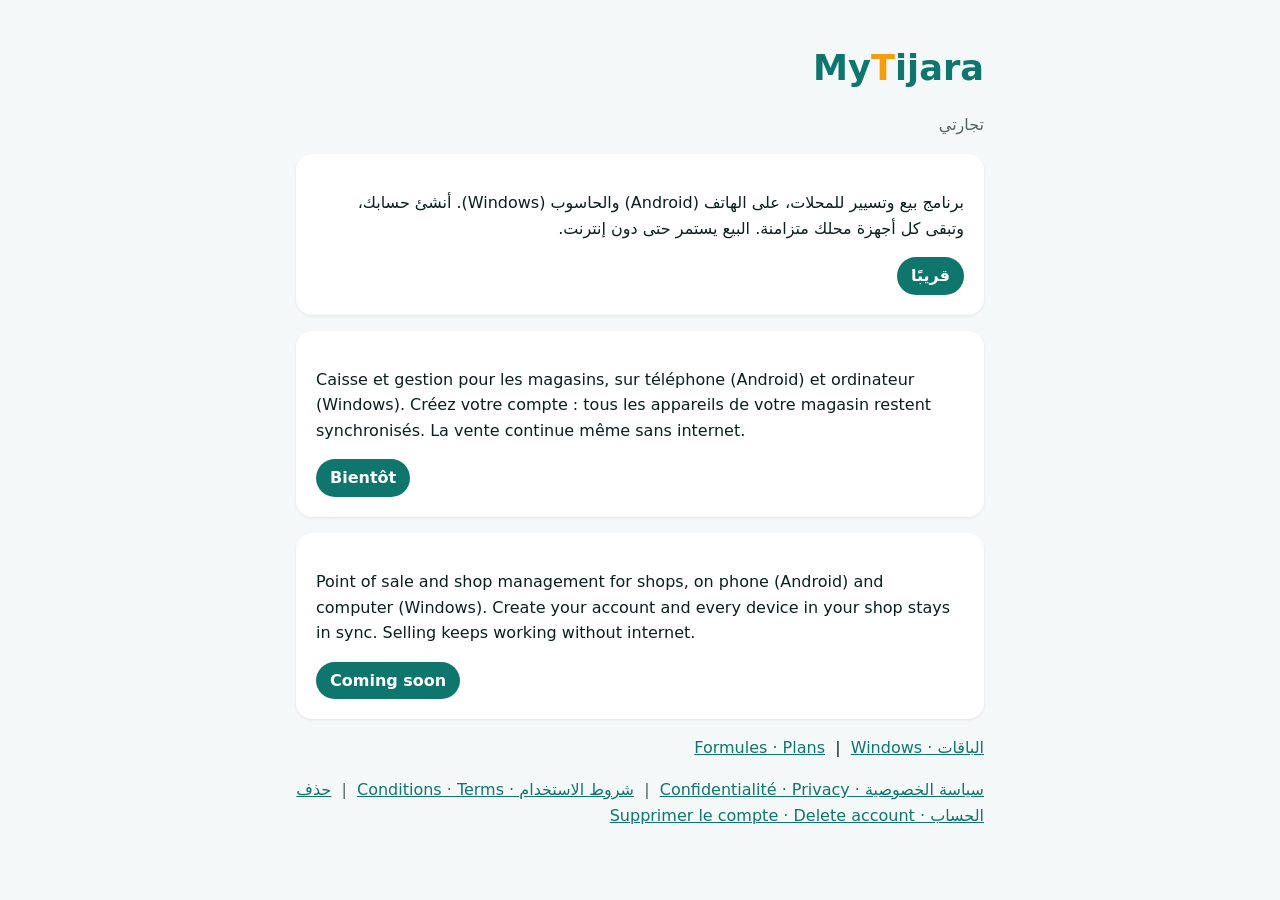
<file: index.html>
<!doctype html>
<html lang="ar" dir="rtl">
<head>
<meta charset="utf-8">
<meta name="viewport" content="width=device-width, initial-scale=1">
<title>MyTijara — تجارتي</title>
<meta name="description" content="MyTijara: point of sale and shop management for shops, on Android and Windows. All your devices in sync. Coming soon.">
<style>
  :root { --main:#0F766E; --link:#F59E0B; --ink:#0B1F1E; --muted:#51625f; --bg:#f5f8f8; --card:#ffffff; }
  @media (prefers-color-scheme: dark) {
    :root { --main:#2dd4bf; --ink:#e6f0ef; --muted:#9fb3b0; --bg:#0b1414; --card:#132020; }
  }
  * { box-sizing:border-box; }
  body { margin:0; font-family: system-ui, "Segoe UI", Tahoma, Arial, sans-serif; background:var(--bg); color:var(--ink); line-height:1.6; }
  main { max-width:720px; margin:0 auto; padding:40px 16px; }
  h1 { color:var(--main); margin:0; font-size:2.2rem; }
  h1 span { color:var(--link); }
  .card { background:var(--card); border-radius:16px; padding:20px; margin:16px 0; box-shadow:0 1px 3px rgba(0,0,0,.08); }
  .soon { display:inline-block; background:var(--main); color:#fff; padding:6px 14px; border-radius:999px; font-weight:600; }
  .muted { color:var(--muted); }
  [lang=fr], [lang=en] { direction:ltr; text-align:left; }
  a { color:var(--main); }
</style>
</head>
<body>
<main>
  <h1>My<span>T</span>ijara</h1>
  <p class="muted">تجارتي</p>

  <section class="card">
    <p>برنامج بيع وتسيير للمحلات، على الهاتف (Android) والحاسوب (Windows). أنشئ حسابك، وتبقى كل أجهزة محلك متزامنة. البيع يستمر حتى دون إنترنت.</p>
    <span class="soon">قريبًا</span>
  </section>

  <section class="card" lang="fr">
    <p>Caisse et gestion pour les magasins, sur téléphone (Android) et ordinateur (Windows). Créez votre compte : tous les appareils de votre magasin restent synchronisés. La vente continue même sans internet.</p>
    <span class="soon">Bientôt</span>
  </section>

  <section class="card" lang="en">
    <p>Point of sale and shop management for shops, on phone (Android) and computer (Windows). Create your account and every device in your shop stays in sync. Selling keeps working without internet.</p>
    <span class="soon">Coming soon</span>
  </section>

  <p>
    <a href="pricing/">الباقات · Formules · Plans</a>
    &nbsp;|&nbsp;
    <a href="windows/">Windows</a>
  </p>

  <p class="muted">
    <a href="privacy.html">سياسة الخصوصية · Confidentialité · Privacy</a>
    &nbsp;|&nbsp;
    <a href="terms.html">شروط الاستخدام · Conditions · Terms</a>
    &nbsp;|&nbsp;
    <a href="delete-account.html">حذف الحساب · Supprimer le compte · Delete account</a>
  </p>
</main>
</body>
</html>
</file>
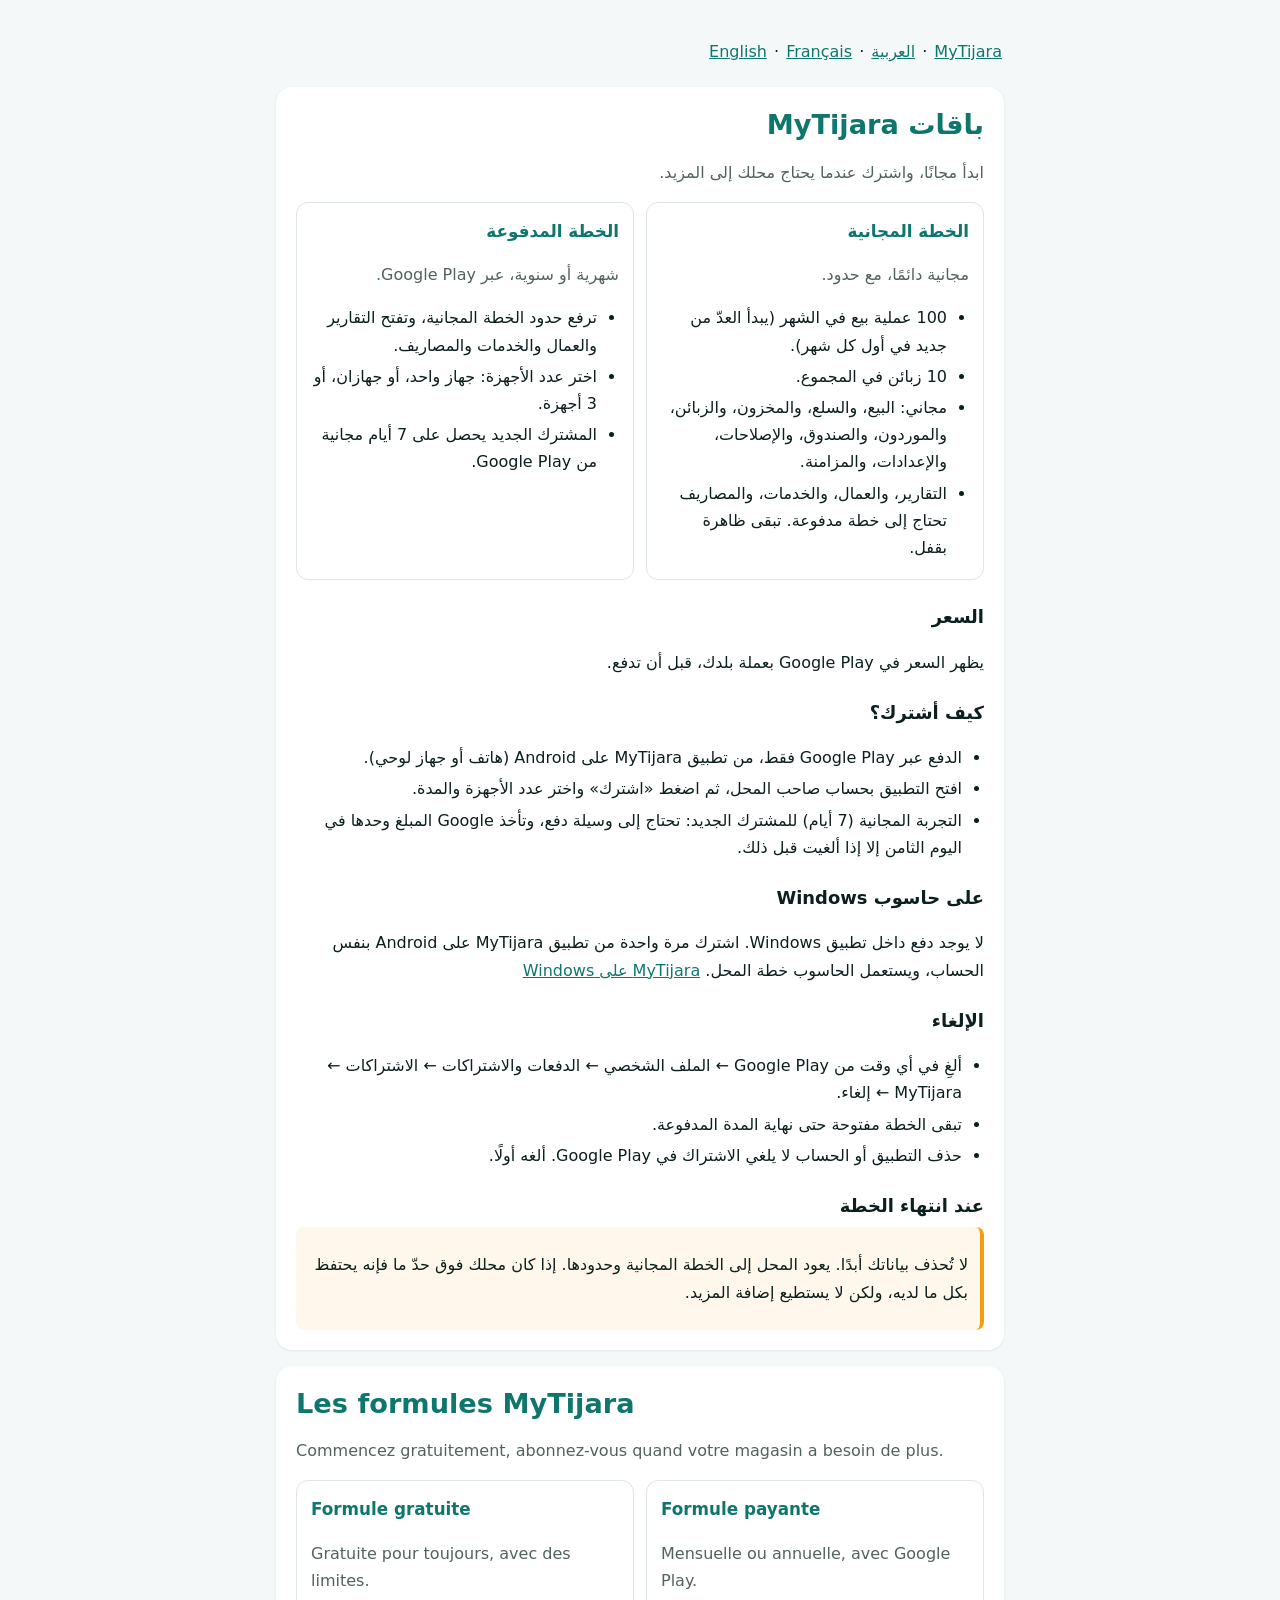
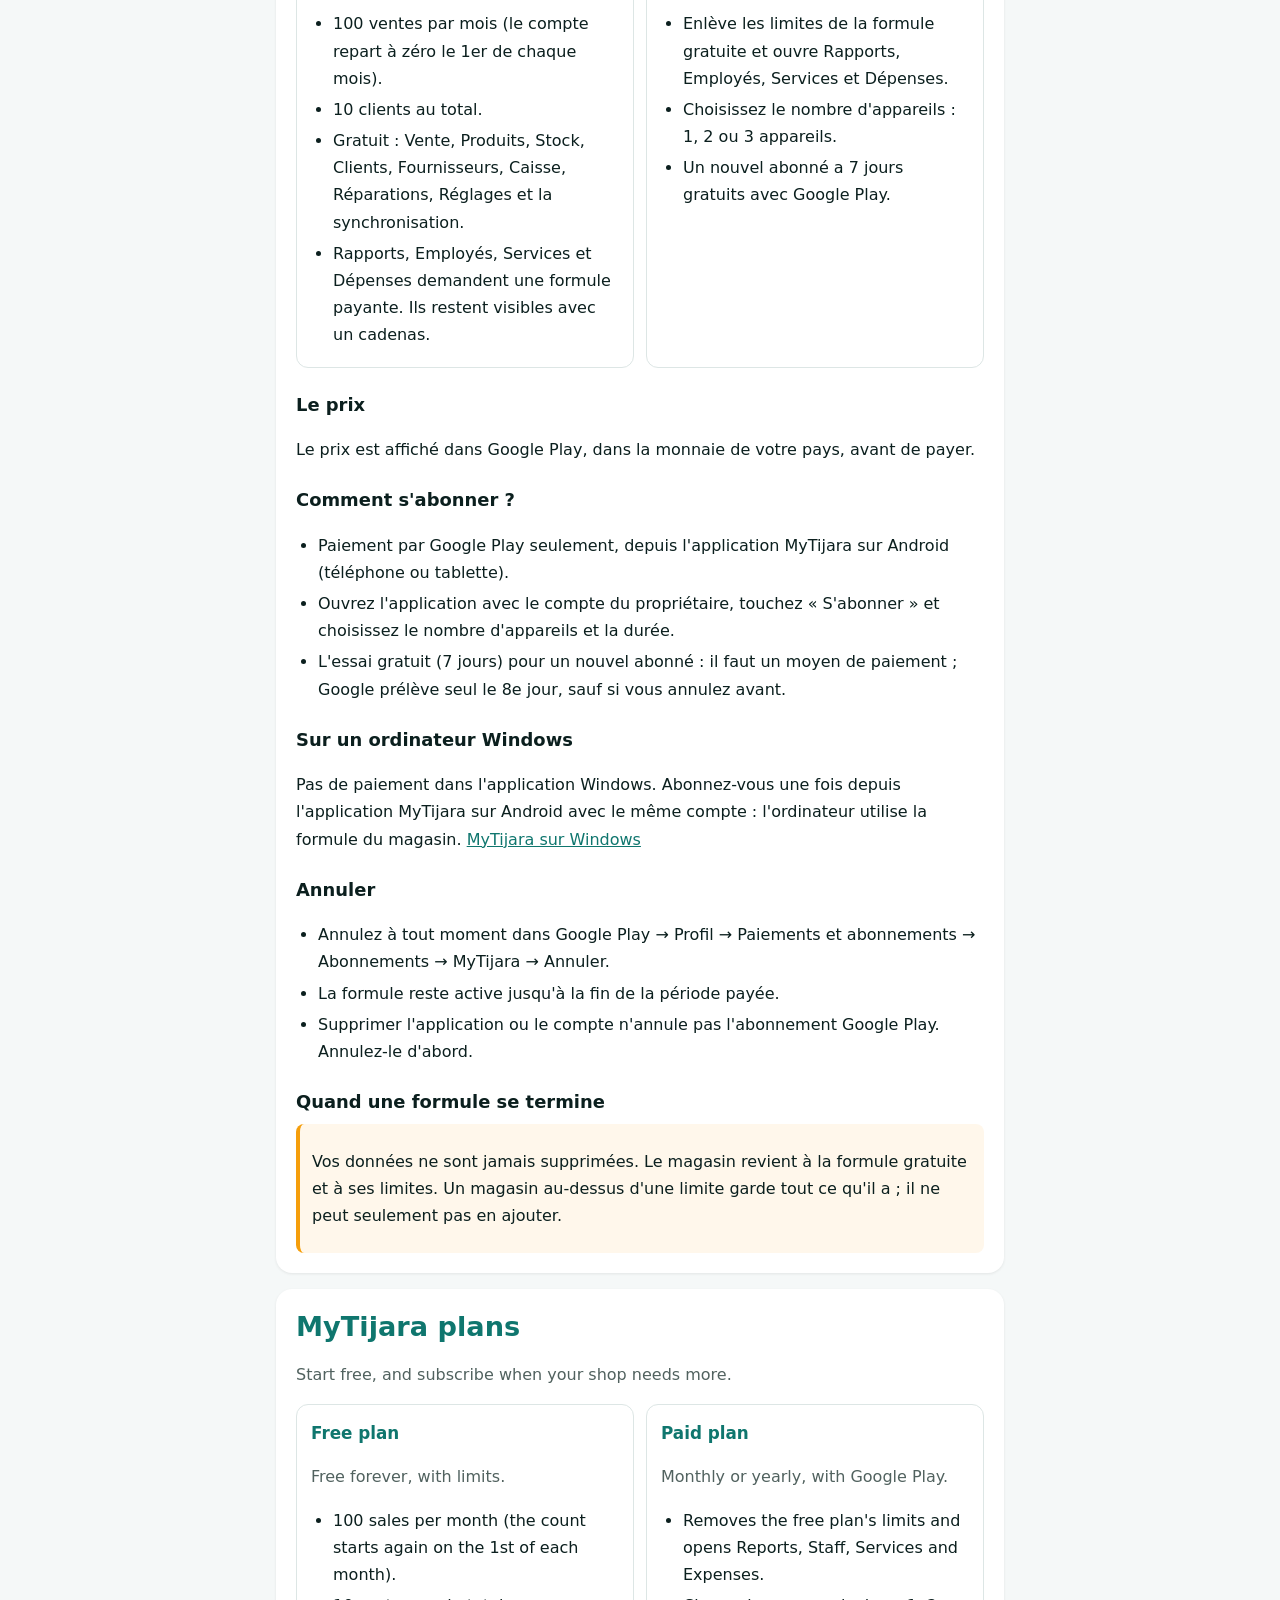
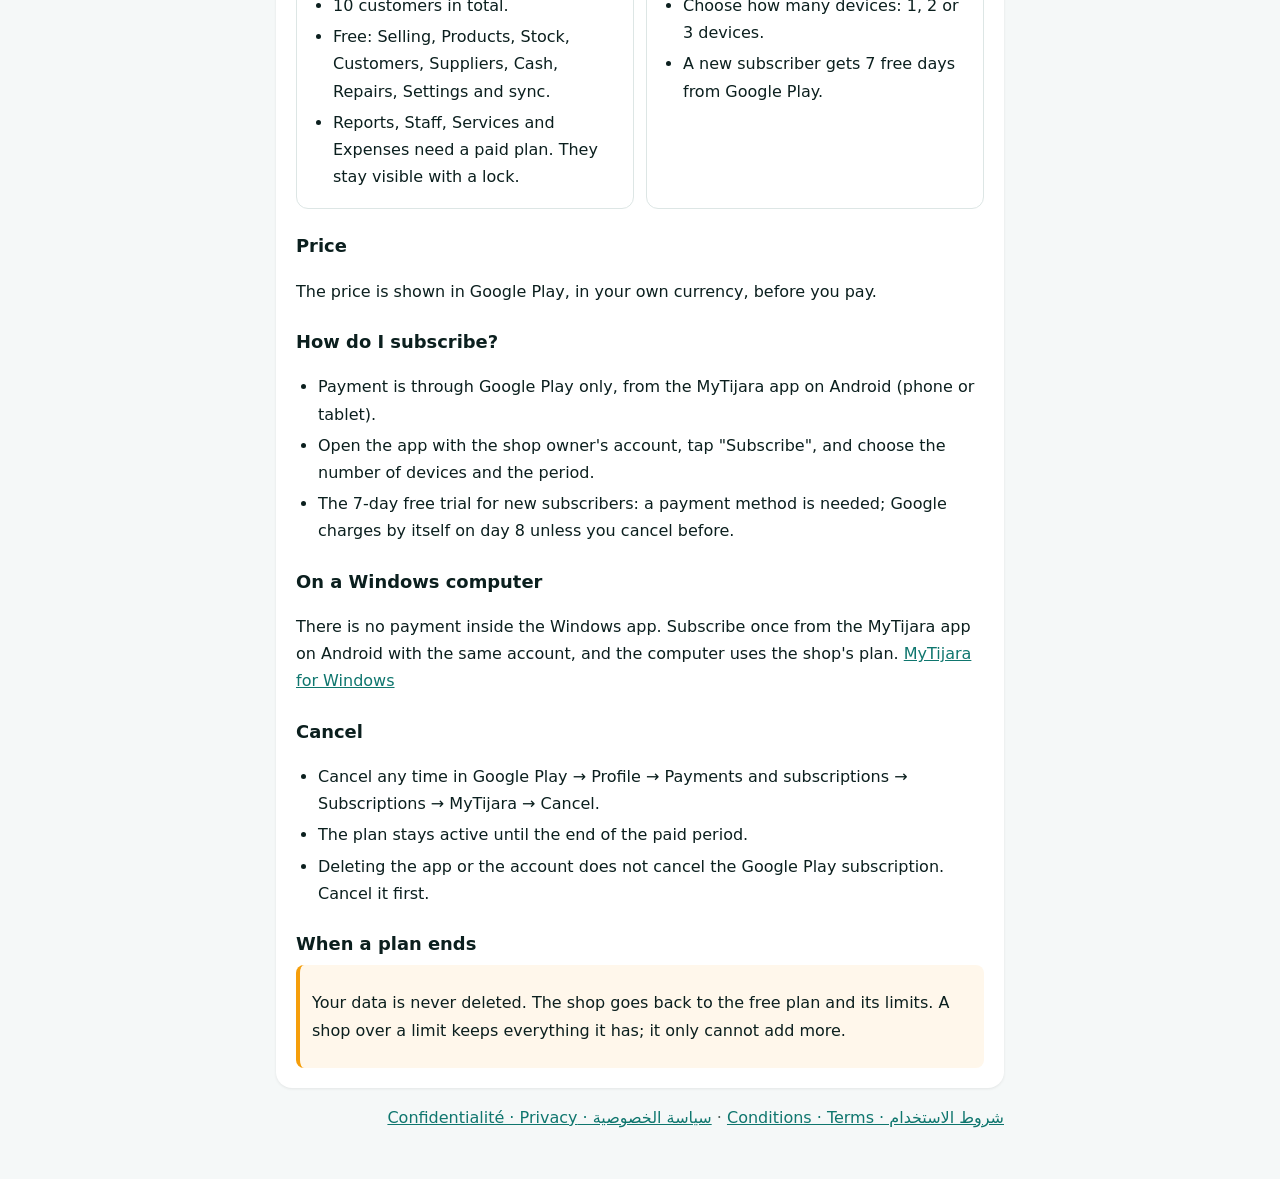
<file: pricing/index.html>
<!doctype html>
<html lang="ar" dir="rtl">
<head>
<meta charset="utf-8">
<meta name="viewport" content="width=device-width, initial-scale=1">
<title>MyTijara — Plans</title>
<meta name="description" content="MyTijara plans: a free plan for ever with limits, and monthly or yearly plans for 1, 2 or 3 devices, paid with Google Play.">
<meta name="referrer" content="no-referrer">
<link rel="stylesheet" href="../legal.css">
</head>
<body>
<main>
  <!-- The app opens this page as pricing/?lang=ar|fr|en (Android in-app view, Windows browser). -->
  <p class="top"><a href="../">MyTijara</a> · <a href="#ar">العربية</a> · <a href="#fr">Français</a> · <a href="#en">English</a></p>

  <!-- ===================== العربية ===================== -->
  <section class="card" id="ar">
    <h1>باقات MyTijara</h1>
    <p class="muted">ابدأ مجانًا، واشترك عندما يحتاج محلك إلى المزيد.</p>

    <div class="plans">
      <div class="plan">
        <h3>الخطة المجانية</h3>
        <p class="muted">مجانية دائمًا، مع حدود.</p>
        <ul>
          <li>100 عملية بيع في الشهر (يبدأ العدّ من جديد في أول كل شهر).</li>
          <li>10 زبائن في المجموع.</li>
          <li>مجاني: البيع، والسلع، والمخزون، والزبائن، والموردون، والصندوق، والإصلاحات، والإعدادات، والمزامنة.</li>
          <li>التقارير، والعمال، والخدمات، والمصاريف تحتاج إلى خطة مدفوعة. تبقى ظاهرة بقفل.</li>
        </ul>
      </div>
      <div class="plan">
        <h3>الخطة المدفوعة</h3>
        <p class="muted">شهرية أو سنوية، عبر Google Play.</p>
        <ul>
          <li>ترفع حدود الخطة المجانية، وتفتح التقارير والعمال والخدمات والمصاريف.</li>
          <li>اختر عدد الأجهزة: جهاز واحد، أو جهازان، أو 3 أجهزة.</li>
          <li>المشترك الجديد يحصل على 7 أيام مجانية من Google Play.</li>
        </ul>
      </div>
    </div>

    <h2>السعر</h2>
    <p>يظهر السعر في Google Play بعملة بلدك، قبل أن تدفع.</p>

    <h2>كيف أشترك؟</h2>
    <ul>
      <li>الدفع عبر Google Play فقط، من تطبيق MyTijara على Android (هاتف أو جهاز لوحي).</li>
      <li>افتح التطبيق بحساب صاحب المحل، ثم اضغط «اشترك» واختر عدد الأجهزة والمدة.</li>
      <li>التجربة المجانية (7 أيام) للمشترك الجديد: تحتاج إلى وسيلة دفع، وتأخذ Google المبلغ وحدها في اليوم الثامن إلا إذا ألغيت قبل ذلك.</li>
    </ul>

    <h2>على حاسوب Windows</h2>
    <p>لا يوجد دفع داخل تطبيق Windows. اشترك مرة واحدة من تطبيق MyTijara على Android بنفس الحساب، ويستعمل الحاسوب خطة المحل. <a href="../windows/">MyTijara على Windows</a></p>

    <h2>الإلغاء</h2>
    <ul>
      <li>ألغِ في أي وقت من Google Play ← الملف الشخصي ← الدفعات والاشتراكات ← الاشتراكات ← MyTijara ← إلغاء.</li>
      <li>تبقى الخطة مفتوحة حتى نهاية المدة المدفوعة.</li>
      <li>حذف التطبيق أو الحساب لا يلغي الاشتراك في Google Play. ألغه أولًا.</li>
    </ul>

    <h2>عند انتهاء الخطة</h2>
    <div class="note">
      <p>لا تُحذف بياناتك أبدًا. يعود المحل إلى الخطة المجانية وحدودها. إذا كان محلك فوق حدّ ما فإنه يحتفظ بكل ما لديه، ولكن لا يستطيع إضافة المزيد.</p>
    </div>
  </section>

  <!-- ===================== Français ===================== -->
  <section class="card" id="fr" lang="fr" dir="ltr">
    <h1>Les formules MyTijara</h1>
    <p class="muted">Commencez gratuitement, abonnez-vous quand votre magasin a besoin de plus.</p>

    <div class="plans">
      <div class="plan">
        <h3>Formule gratuite</h3>
        <p class="muted">Gratuite pour toujours, avec des limites.</p>
        <ul>
          <li>100 ventes par mois (le compte repart à zéro le 1er de chaque mois).</li>
          <li>10 clients au total.</li>
          <li>Gratuit : Vente, Produits, Stock, Clients, Fournisseurs, Caisse, Réparations, Réglages et la synchronisation.</li>
          <li>Rapports, Employés, Services et Dépenses demandent une formule payante. Ils restent visibles avec un cadenas.</li>
        </ul>
      </div>
      <div class="plan">
        <h3>Formule payante</h3>
        <p class="muted">Mensuelle ou annuelle, avec Google Play.</p>
        <ul>
          <li>Enlève les limites de la formule gratuite et ouvre Rapports, Employés, Services et Dépenses.</li>
          <li>Choisissez le nombre d'appareils : 1, 2 ou 3 appareils.</li>
          <li>Un nouvel abonné a 7 jours gratuits avec Google Play.</li>
        </ul>
      </div>
    </div>

    <h2>Le prix</h2>
    <p>Le prix est affiché dans Google Play, dans la monnaie de votre pays, avant de payer.</p>

    <h2>Comment s'abonner ?</h2>
    <ul>
      <li>Paiement par Google Play seulement, depuis l'application MyTijara sur Android (téléphone ou tablette).</li>
      <li>Ouvrez l'application avec le compte du propriétaire, touchez « S'abonner » et choisissez le nombre d'appareils et la durée.</li>
      <li>L'essai gratuit (7 jours) pour un nouvel abonné : il faut un moyen de paiement ; Google prélève seul le 8e jour, sauf si vous annulez avant.</li>
    </ul>

    <h2>Sur un ordinateur Windows</h2>
    <p>Pas de paiement dans l'application Windows. Abonnez-vous une fois depuis l'application MyTijara sur Android avec le même compte : l'ordinateur utilise la formule du magasin. <a href="../windows/">MyTijara sur Windows</a></p>

    <h2>Annuler</h2>
    <ul>
      <li>Annulez à tout moment dans Google Play → Profil → Paiements et abonnements → Abonnements → MyTijara → Annuler.</li>
      <li>La formule reste active jusqu'à la fin de la période payée.</li>
      <li>Supprimer l'application ou le compte n'annule pas l'abonnement Google Play. Annulez-le d'abord.</li>
    </ul>

    <h2>Quand une formule se termine</h2>
    <div class="note">
      <p>Vos données ne sont jamais supprimées. Le magasin revient à la formule gratuite et à ses limites. Un magasin au-dessus d'une limite garde tout ce qu'il a ; il ne peut seulement pas en ajouter.</p>
    </div>
  </section>

  <!-- ===================== English ===================== -->
  <section class="card" id="en" lang="en" dir="ltr">
    <h1>MyTijara plans</h1>
    <p class="muted">Start free, and subscribe when your shop needs more.</p>

    <div class="plans">
      <div class="plan">
        <h3>Free plan</h3>
        <p class="muted">Free forever, with limits.</p>
        <ul>
          <li>100 sales per month (the count starts again on the 1st of each month).</li>
          <li>10 customers in total.</li>
          <li>Free: Selling, Products, Stock, Customers, Suppliers, Cash, Repairs, Settings and sync.</li>
          <li>Reports, Staff, Services and Expenses need a paid plan. They stay visible with a lock.</li>
        </ul>
      </div>
      <div class="plan">
        <h3>Paid plan</h3>
        <p class="muted">Monthly or yearly, with Google Play.</p>
        <ul>
          <li>Removes the free plan's limits and opens Reports, Staff, Services and Expenses.</li>
          <li>Choose how many devices: 1, 2 or 3 devices.</li>
          <li>A new subscriber gets 7 free days from Google Play.</li>
        </ul>
      </div>
    </div>

    <h2>Price</h2>
    <p>The price is shown in Google Play, in your own currency, before you pay.</p>

    <h2>How do I subscribe?</h2>
    <ul>
      <li>Payment is through Google Play only, from the MyTijara app on Android (phone or tablet).</li>
      <li>Open the app with the shop owner's account, tap "Subscribe", and choose the number of devices and the period.</li>
      <li>The 7-day free trial for new subscribers: a payment method is needed; Google charges by itself on day 8 unless you cancel before.</li>
    </ul>

    <h2>On a Windows computer</h2>
    <p>There is no payment inside the Windows app. Subscribe once from the MyTijara app on Android with the same account, and the computer uses the shop's plan. <a href="../windows/">MyTijara for Windows</a></p>

    <h2>Cancel</h2>
    <ul>
      <li>Cancel any time in Google Play → Profile → Payments and subscriptions → Subscriptions → MyTijara → Cancel.</li>
      <li>The plan stays active until the end of the paid period.</li>
      <li>Deleting the app or the account does not cancel the Google Play subscription. Cancel it first.</li>
    </ul>

    <h2>When a plan ends</h2>
    <div class="note">
      <p>Your data is never deleted. The shop goes back to the free plan and its limits. A shop over a limit keeps everything it has; it only cannot add more.</p>
    </div>
  </section>

  <p class="muted"><a href="../terms.html">شروط الاستخدام · Conditions · Terms</a> · <a href="../privacy.html">سياسة الخصوصية · Confidentialité · Privacy</a></p>
</main>
<script>
  // Show the section in the language the app asked for (?lang=fr or ?lang=en). Nothing is sent anywhere.
  window.addEventListener('load', function () {
    var lang = new URLSearchParams(location.search).get('lang');
    if ((lang === 'fr' || lang === 'en') && !location.hash) {
      var section = document.getElementById(lang);
      if (section) section.scrollIntoView();
    }
  });
</script>
</body>
</html>
</file>
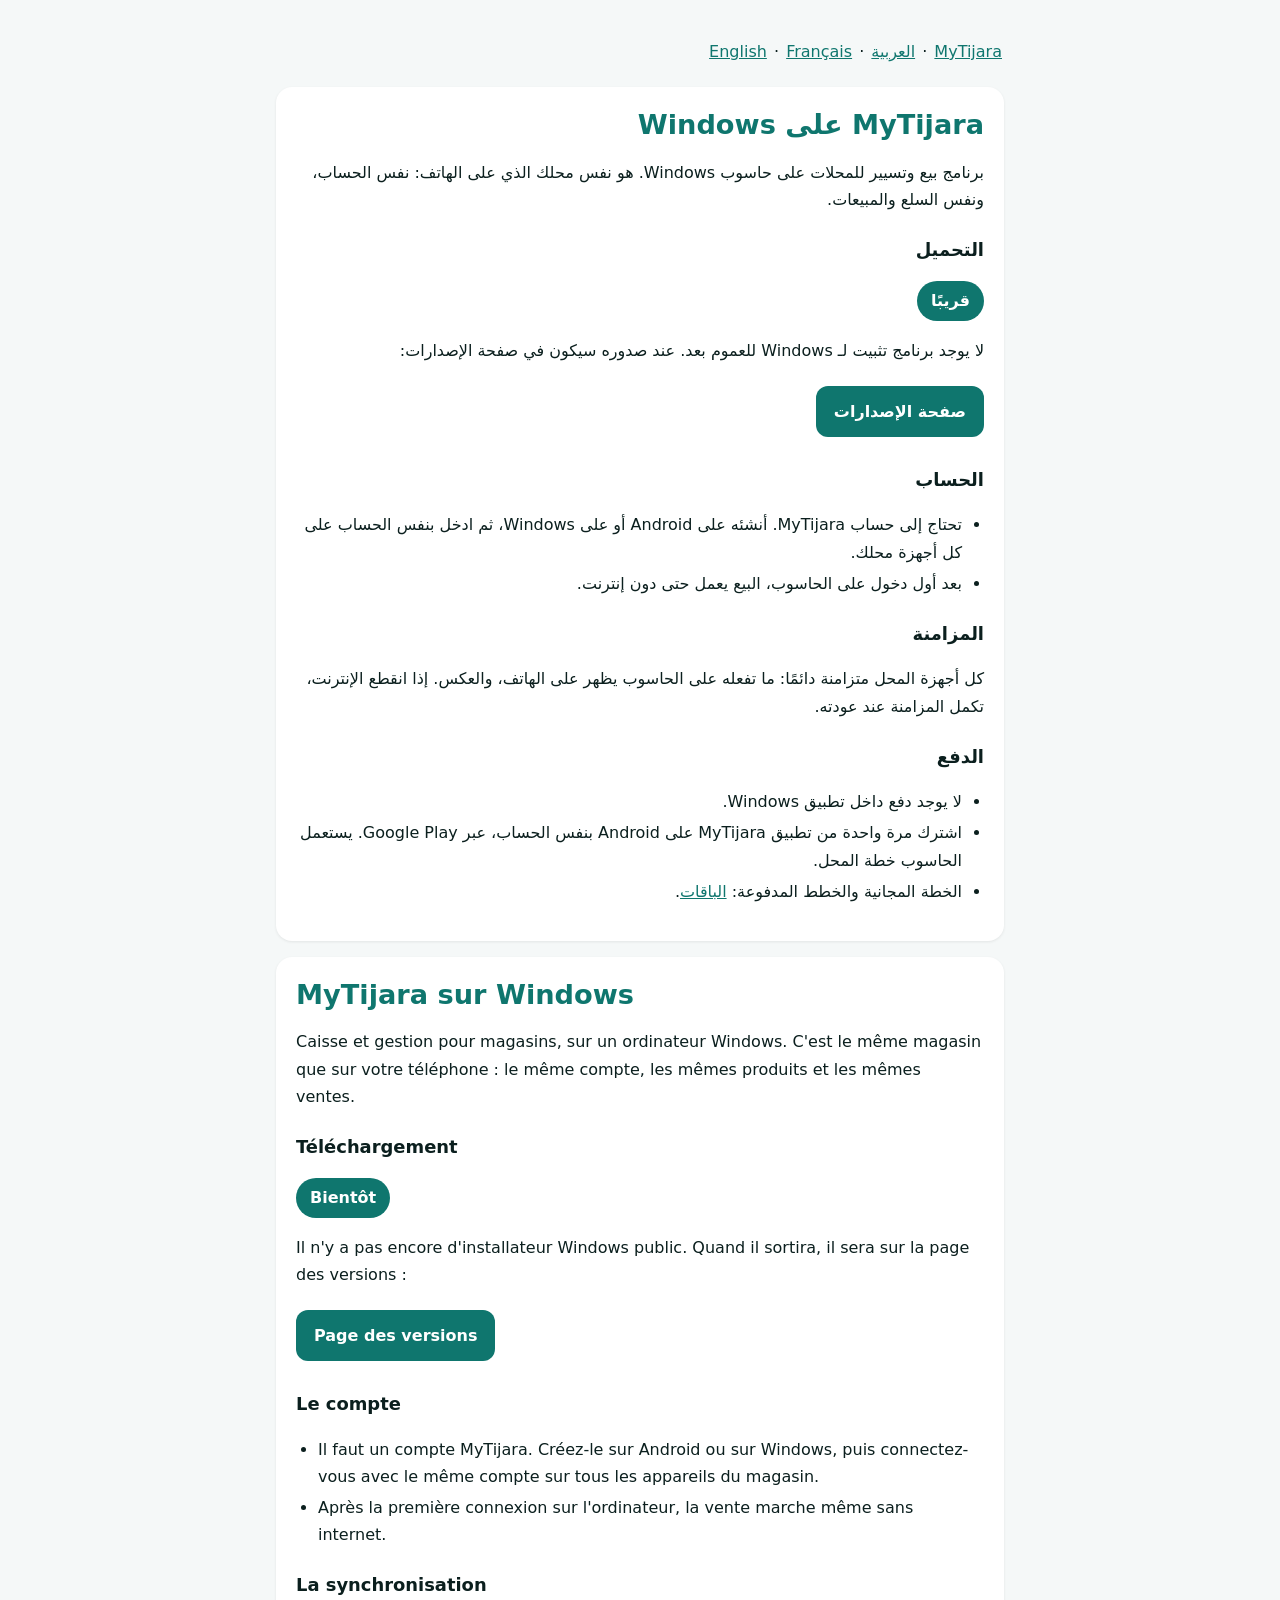
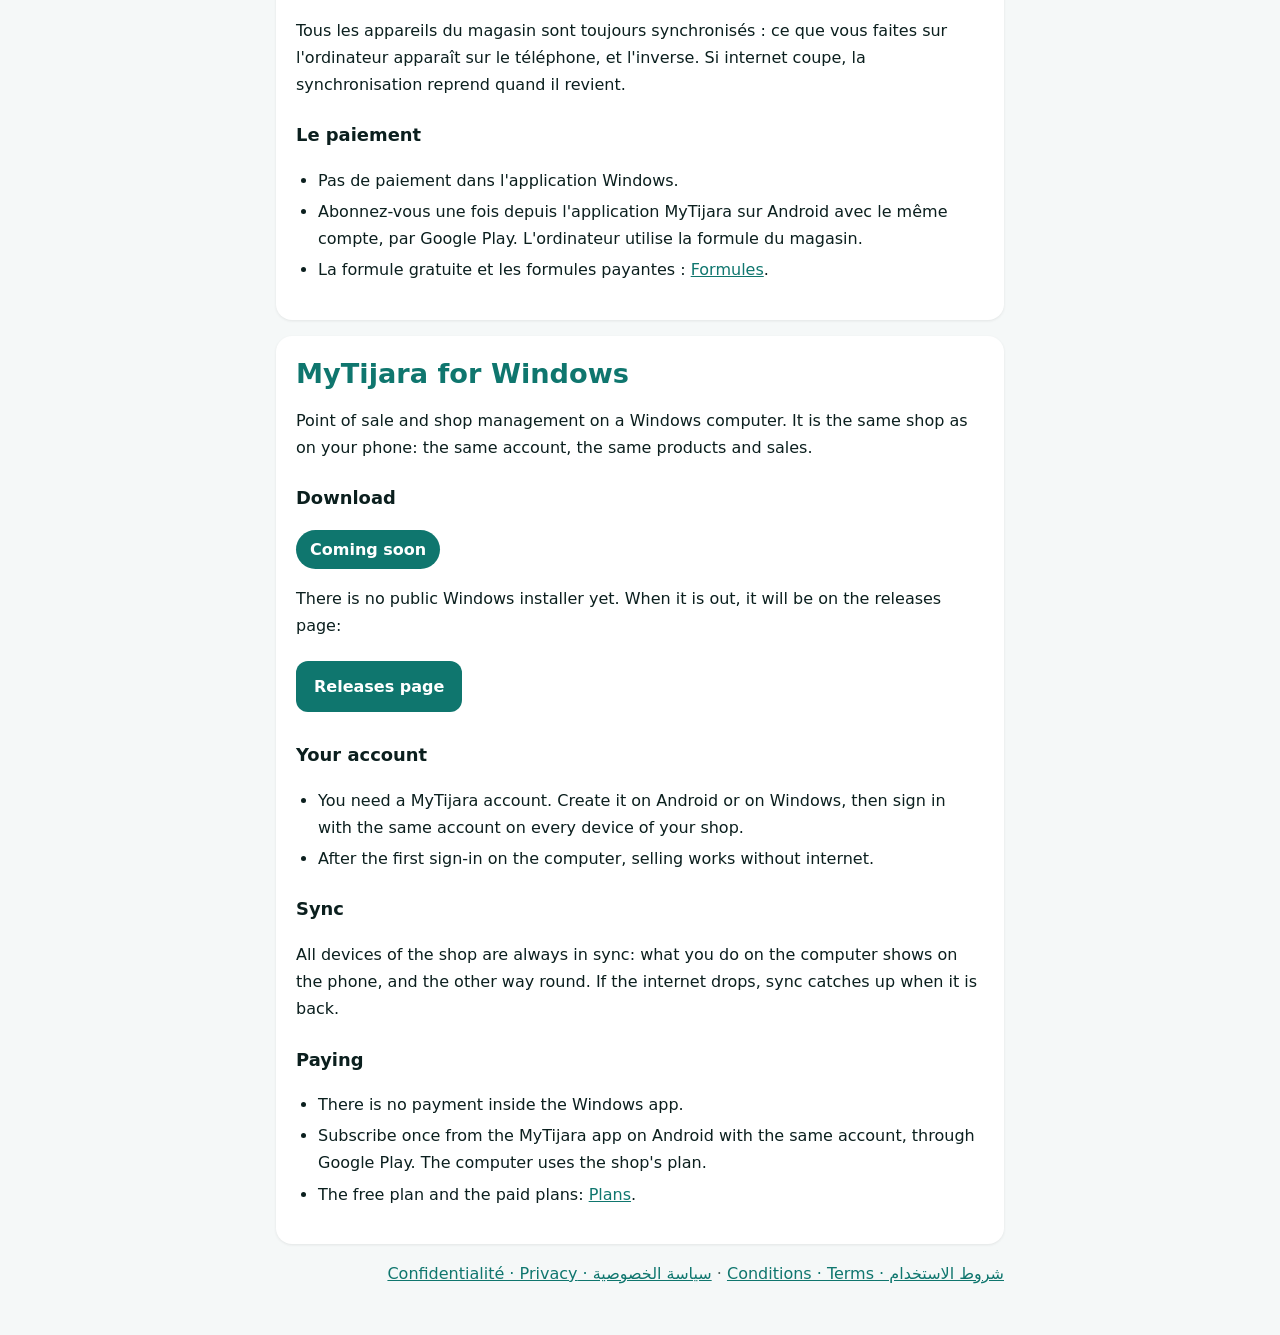
<file: windows/index.html>
<!doctype html>
<html lang="ar" dir="rtl">
<head>
<meta charset="utf-8">
<meta name="viewport" content="width=device-width, initial-scale=1">
<title>MyTijara — Windows</title>
<meta name="description" content="MyTijara for Windows computers: the same shop and account as on Android, selling without internet, all devices in sync. Download coming soon.">
<meta name="referrer" content="no-referrer">
<link rel="stylesheet" href="../legal.css">
</head>
<body>
<main>
  <!-- The app links here as windows/?lang=ar|fr|en&ref=app-windows. -->
  <p class="top"><a href="../">MyTijara</a> · <a href="#ar">العربية</a> · <a href="#fr">Français</a> · <a href="#en">English</a></p>

  <!-- ===================== العربية ===================== -->
  <section class="card" id="ar">
    <h1>MyTijara على Windows</h1>
    <p>برنامج بيع وتسيير للمحلات على حاسوب Windows. هو نفس محلك الذي على الهاتف: نفس الحساب، ونفس السلع والمبيعات.</p>

    <h2>التحميل</h2>
    <p><span class="soon">قريبًا</span></p>
    <p>لا يوجد برنامج تثبيت لـ Windows للعموم بعد. عند صدوره سيكون في صفحة الإصدارات:</p>
    <a class="btn" href="https://github.com/dzstoredzd/mytijara-releases/releases">صفحة الإصدارات</a>

    <h2>الحساب</h2>
    <ul>
      <li>تحتاج إلى حساب MyTijara. أنشئه على Android أو على Windows، ثم ادخل بنفس الحساب على كل أجهزة محلك.</li>
      <li>بعد أول دخول على الحاسوب، البيع يعمل حتى دون إنترنت.</li>
    </ul>

    <h2>المزامنة</h2>
    <p>كل أجهزة المحل متزامنة دائمًا: ما تفعله على الحاسوب يظهر على الهاتف، والعكس. إذا انقطع الإنترنت، تكمل المزامنة عند عودته.</p>

    <h2>الدفع</h2>
    <ul>
      <li>لا يوجد دفع داخل تطبيق Windows.</li>
      <li>اشترك مرة واحدة من تطبيق MyTijara على Android بنفس الحساب، عبر Google Play. يستعمل الحاسوب خطة المحل.</li>
      <li>الخطة المجانية والخطط المدفوعة: <a href="../pricing/">الباقات</a>.</li>
    </ul>
  </section>

  <!-- ===================== Français ===================== -->
  <section class="card" id="fr" lang="fr" dir="ltr">
    <h1>MyTijara sur Windows</h1>
    <p>Caisse et gestion pour magasins, sur un ordinateur Windows. C'est le même magasin que sur votre téléphone : le même compte, les mêmes produits et les mêmes ventes.</p>

    <h2>Téléchargement</h2>
    <p><span class="soon">Bientôt</span></p>
    <p>Il n'y a pas encore d'installateur Windows public. Quand il sortira, il sera sur la page des versions :</p>
    <a class="btn" href="https://github.com/dzstoredzd/mytijara-releases/releases">Page des versions</a>

    <h2>Le compte</h2>
    <ul>
      <li>Il faut un compte MyTijara. Créez-le sur Android ou sur Windows, puis connectez-vous avec le même compte sur tous les appareils du magasin.</li>
      <li>Après la première connexion sur l'ordinateur, la vente marche même sans internet.</li>
    </ul>

    <h2>La synchronisation</h2>
    <p>Tous les appareils du magasin sont toujours synchronisés : ce que vous faites sur l'ordinateur apparaît sur le téléphone, et l'inverse. Si internet coupe, la synchronisation reprend quand il revient.</p>

    <h2>Le paiement</h2>
    <ul>
      <li>Pas de paiement dans l'application Windows.</li>
      <li>Abonnez-vous une fois depuis l'application MyTijara sur Android avec le même compte, par Google Play. L'ordinateur utilise la formule du magasin.</li>
      <li>La formule gratuite et les formules payantes : <a href="../pricing/">Formules</a>.</li>
    </ul>
  </section>

  <!-- ===================== English ===================== -->
  <section class="card" id="en" lang="en" dir="ltr">
    <h1>MyTijara for Windows</h1>
    <p>Point of sale and shop management on a Windows computer. It is the same shop as on your phone: the same account, the same products and sales.</p>

    <h2>Download</h2>
    <p><span class="soon">Coming soon</span></p>
    <p>There is no public Windows installer yet. When it is out, it will be on the releases page:</p>
    <a class="btn" href="https://github.com/dzstoredzd/mytijara-releases/releases">Releases page</a>

    <h2>Your account</h2>
    <ul>
      <li>You need a MyTijara account. Create it on Android or on Windows, then sign in with the same account on every device of your shop.</li>
      <li>After the first sign-in on the computer, selling works without internet.</li>
    </ul>

    <h2>Sync</h2>
    <p>All devices of the shop are always in sync: what you do on the computer shows on the phone, and the other way round. If the internet drops, sync catches up when it is back.</p>

    <h2>Paying</h2>
    <ul>
      <li>There is no payment inside the Windows app.</li>
      <li>Subscribe once from the MyTijara app on Android with the same account, through Google Play. The computer uses the shop's plan.</li>
      <li>The free plan and the paid plans: <a href="../pricing/">Plans</a>.</li>
    </ul>
  </section>

  <p class="muted"><a href="../terms.html">شروط الاستخدام · Conditions · Terms</a> · <a href="../privacy.html">سياسة الخصوصية · Confidentialité · Privacy</a></p>
</main>
<script>
  // Show the section in the language the app asked for (?lang=fr or ?lang=en). Nothing is sent anywhere.
  window.addEventListener('load', function () {
    var lang = new URLSearchParams(location.search).get('lang');
    if ((lang === 'fr' || lang === 'en') && !location.hash) {
      var section = document.getElementById(lang);
      if (section) section.scrollIntoView();
    }
  });
</script>
</body>
</html>
</file>
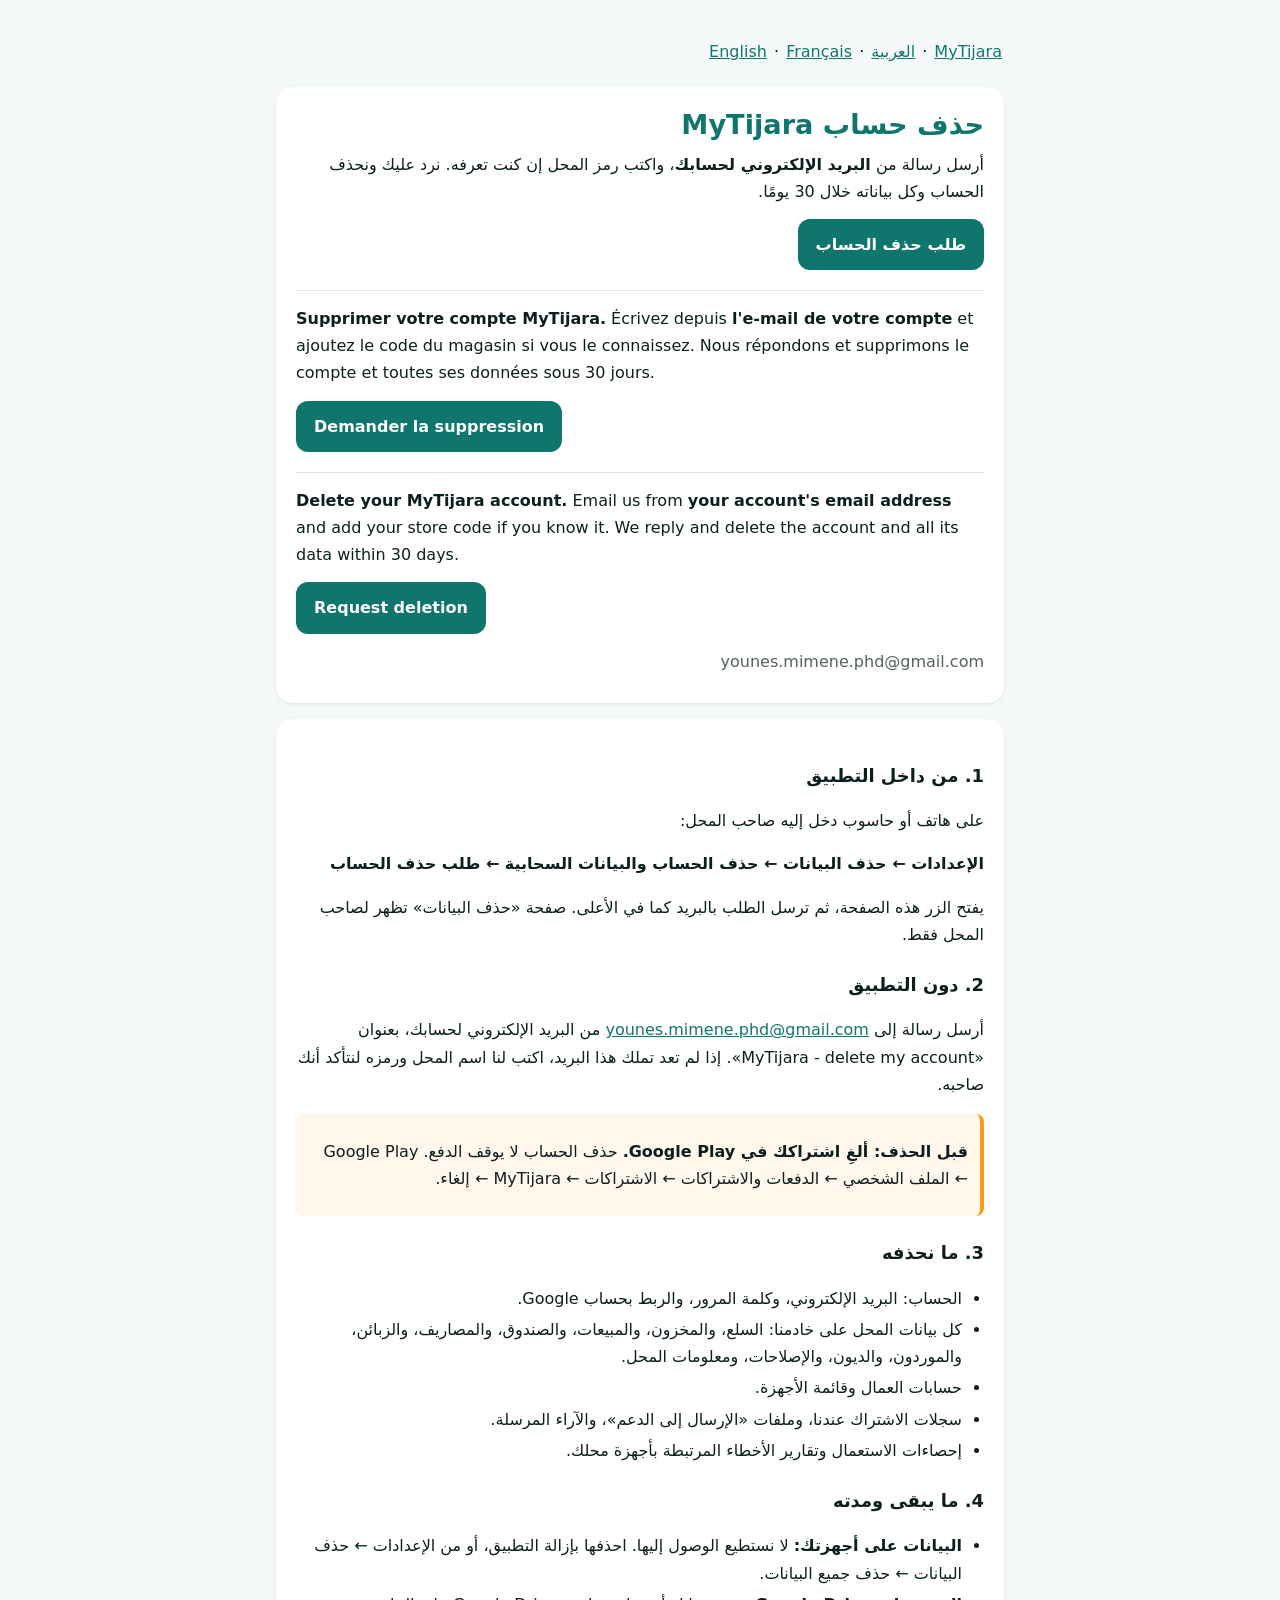
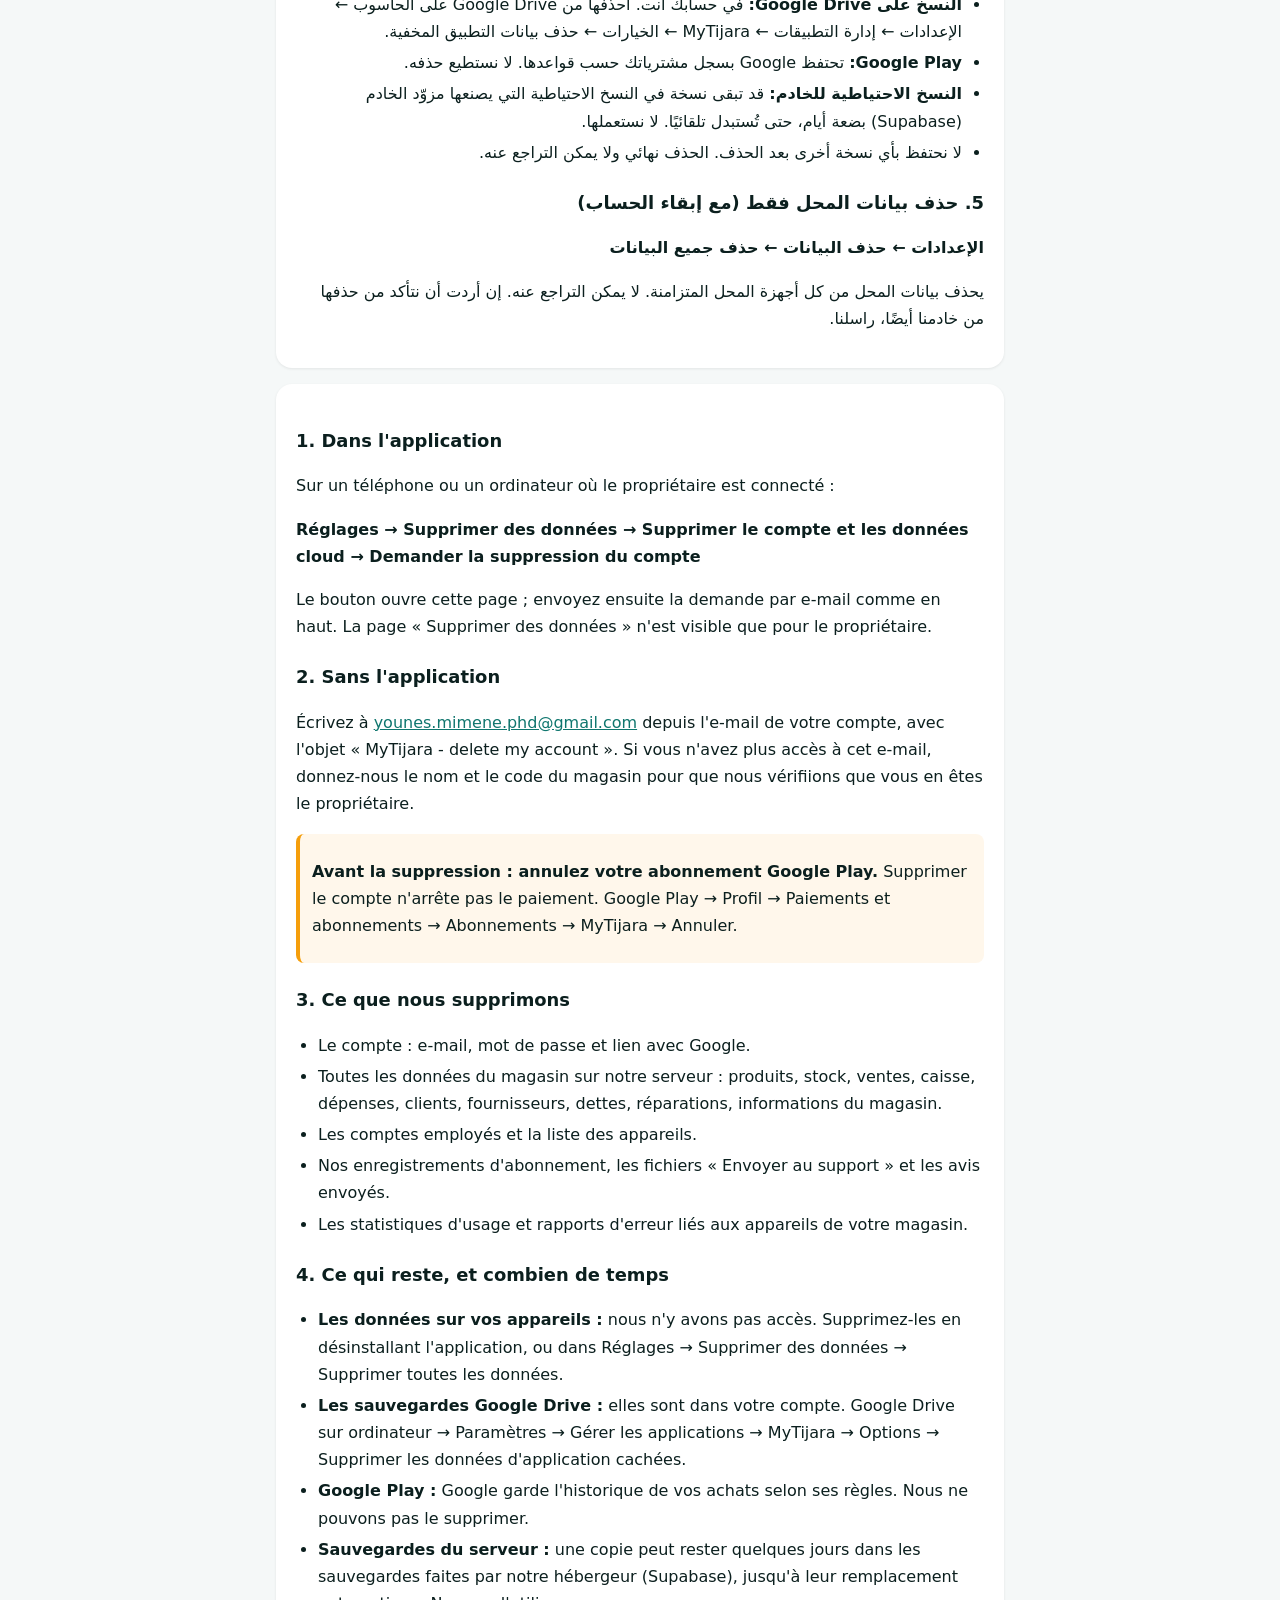
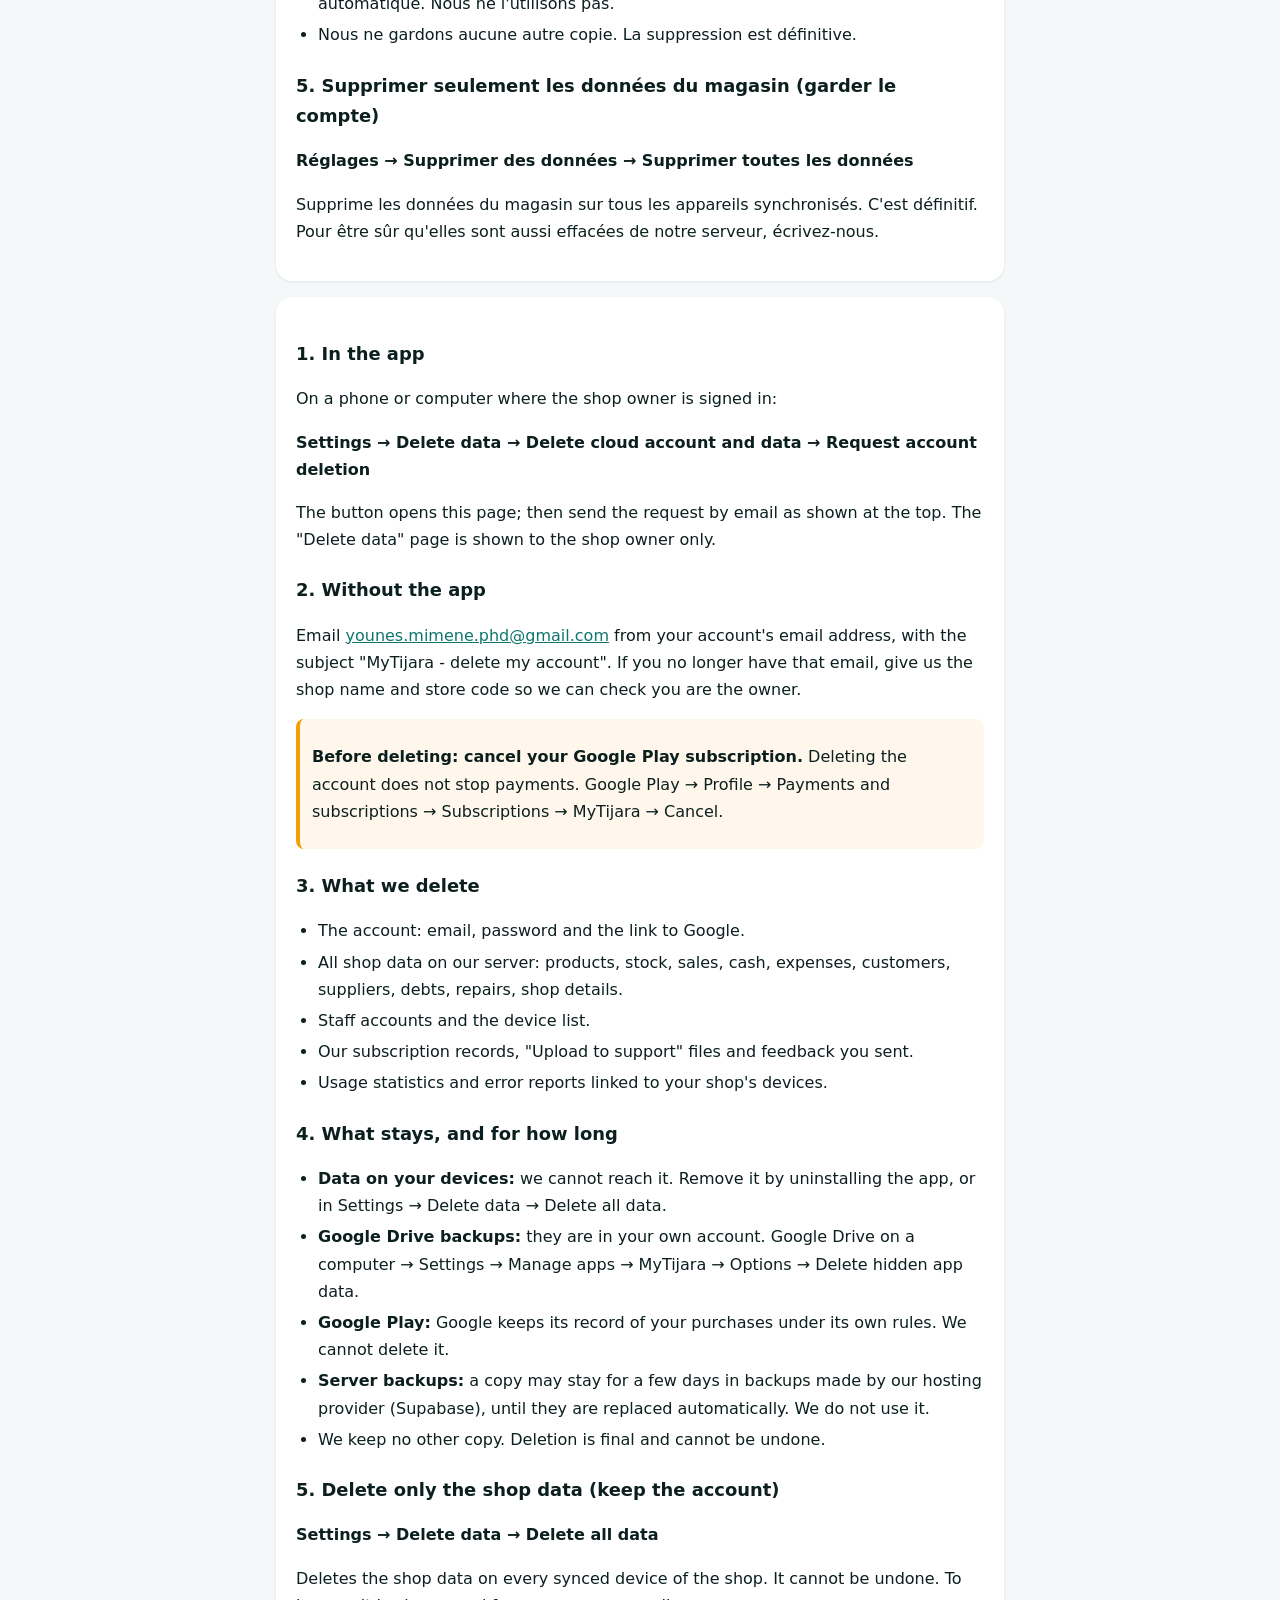
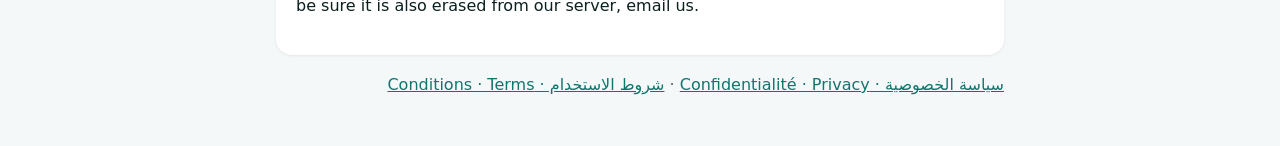
<file: delete-account.html>
<!doctype html>
<html lang="ar" dir="rtl">
<head>
<meta charset="utf-8">
<meta name="viewport" content="width=device-width, initial-scale=1">
<title>MyTijara — Delete your account</title>
<meta name="description" content="How to delete your MyTijara account and your shop's data, in the app or by email. What is deleted and what is kept.">
<meta name="referrer" content="no-referrer">
<link rel="stylesheet" href="legal.css">
</head>
<body>
<main>
  <p class="top"><a href="./">MyTijara</a> · <a href="#ar">العربية</a> · <a href="#fr">Français</a> · <a href="#en">English</a></p>

  <!-- The app opens this page at #request. Keep this id. -->
  <section class="card req" id="request">
    <h1>حذف حساب MyTijara</h1>
    <p>أرسل رسالة من <strong>البريد الإلكتروني لحسابك</strong>، واكتب رمز المحل إن كنت تعرفه. نرد عليك ونحذف الحساب وكل بياناته خلال 30 يومًا.</p>
    <a class="btn" href="mailto:younes.mimene.phd@gmail.com?subject=MyTijara%20-%20delete%20my%20account&amp;body=%D8%A8%D8%B1%D9%8A%D8%AF%20%D8%A7%D9%84%D8%AD%D8%B3%D8%A7%D8%A8%3A%20%0A%D8%B1%D9%85%D8%B2%20%D8%A7%D9%84%D9%85%D8%AD%D9%84%3A%20%0A">طلب حذف الحساب</a>
    <hr>
    <div lang="fr" dir="ltr">
      <p><strong>Supprimer votre compte MyTijara.</strong> Écrivez depuis <strong>l'e-mail de votre compte</strong> et ajoutez le code du magasin si vous le connaissez. Nous répondons et supprimons le compte et toutes ses données sous 30 jours.</p>
      <a class="btn" href="mailto:younes.mimene.phd@gmail.com?subject=MyTijara%20-%20delete%20my%20account&amp;body=E-mail%20du%20compte%20%3A%20%0ACode%20du%20magasin%20%3A%20%0A">Demander la suppression</a>
    </div>
    <hr>
    <div lang="en" dir="ltr">
      <p><strong>Delete your MyTijara account.</strong> Email us from <strong>your account's email address</strong> and add your store code if you know it. We reply and delete the account and all its data within 30 days.</p>
      <a class="btn" href="mailto:younes.mimene.phd@gmail.com?subject=MyTijara%20-%20delete%20my%20account&amp;body=Account%20email%3A%20%0AStore%20code%3A%20%0A">Request deletion</a>
    </div>
    <p class="muted">younes.mimene.phd@gmail.com</p>
  </section>

  <!-- ===================== العربية ===================== -->
  <section class="card" id="ar">
    <h2>1. من داخل التطبيق</h2>
    <p>على هاتف أو حاسوب دخل إليه صاحب المحل:</p>
    <p class="path">الإعدادات ← حذف البيانات ← حذف الحساب والبيانات السحابية ← طلب حذف الحساب</p>
    <p>يفتح الزر هذه الصفحة، ثم ترسل الطلب بالبريد كما في الأعلى. صفحة «حذف البيانات» تظهر لصاحب المحل فقط.</p>

    <h2>2. دون التطبيق</h2>
    <p>أرسل رسالة إلى <a href="mailto:younes.mimene.phd@gmail.com?subject=MyTijara%20-%20delete%20my%20account">younes.mimene.phd@gmail.com</a> من البريد الإلكتروني لحسابك، بعنوان «MyTijara - delete my account». إذا لم تعد تملك هذا البريد، اكتب لنا اسم المحل ورمزه لنتأكد أنك صاحبه.</p>

    <div class="note">
      <p><strong>قبل الحذف: ألغِ اشتراكك في Google Play.</strong> حذف الحساب لا يوقف الدفع. Google Play ← الملف الشخصي ← الدفعات والاشتراكات ← الاشتراكات ← MyTijara ← إلغاء.</p>
    </div>

    <h2>3. ما نحذفه</h2>
    <ul>
      <li>الحساب: البريد الإلكتروني، وكلمة المرور، والربط بحساب Google.</li>
      <li>كل بيانات المحل على خادمنا: السلع، والمخزون، والمبيعات، والصندوق، والمصاريف، والزبائن، والموردون، والديون، والإصلاحات، ومعلومات المحل.</li>
      <li>حسابات العمال وقائمة الأجهزة.</li>
      <li>سجلات الاشتراك عندنا، وملفات «الإرسال إلى الدعم»، والآراء المرسلة.</li>
      <li>إحصاءات الاستعمال وتقارير الأخطاء المرتبطة بأجهزة محلك.</li>
    </ul>

    <h2>4. ما يبقى ومدته</h2>
    <ul>
      <li><strong>البيانات على أجهزتك:</strong> لا نستطيع الوصول إليها. احذفها بإزالة التطبيق، أو من الإعدادات ← حذف البيانات ← حذف جميع البيانات.</li>
      <li><strong>النسخ على Google Drive:</strong> في حسابك أنت. احذفها من Google Drive على الحاسوب ← الإعدادات ← إدارة التطبيقات ← MyTijara ← الخيارات ← حذف بيانات التطبيق المخفية.</li>
      <li><strong>Google Play:</strong> تحتفظ Google بسجل مشترياتك حسب قواعدها. لا نستطيع حذفه.</li>
      <li><strong>النسخ الاحتياطية للخادم:</strong> قد تبقى نسخة في النسخ الاحتياطية التي يصنعها مزوّد الخادم (Supabase) بضعة أيام، حتى تُستبدل تلقائيًا. لا نستعملها.</li>
      <li>لا نحتفظ بأي نسخة أخرى بعد الحذف. الحذف نهائي ولا يمكن التراجع عنه.</li>
    </ul>

    <h2>5. حذف بيانات المحل فقط (مع إبقاء الحساب)</h2>
    <p class="path">الإعدادات ← حذف البيانات ← حذف جميع البيانات</p>
    <p>يحذف بيانات المحل من كل أجهزة المحل المتزامنة. لا يمكن التراجع عنه. إن أردت أن نتأكد من حذفها من خادمنا أيضًا، راسلنا.</p>
  </section>

  <!-- ===================== Français ===================== -->
  <section class="card" id="fr" lang="fr" dir="ltr">
    <h2>1. Dans l'application</h2>
    <p>Sur un téléphone ou un ordinateur où le propriétaire est connecté :</p>
    <p class="path">Réglages → Supprimer des données → Supprimer le compte et les données cloud → Demander la suppression du compte</p>
    <p>Le bouton ouvre cette page ; envoyez ensuite la demande par e-mail comme en haut. La page « Supprimer des données » n'est visible que pour le propriétaire.</p>

    <h2>2. Sans l'application</h2>
    <p>Écrivez à <a href="mailto:younes.mimene.phd@gmail.com?subject=MyTijara%20-%20delete%20my%20account">younes.mimene.phd@gmail.com</a> depuis l'e-mail de votre compte, avec l'objet « MyTijara - delete my account ». Si vous n'avez plus accès à cet e-mail, donnez-nous le nom et le code du magasin pour que nous vérifiions que vous en êtes le propriétaire.</p>

    <div class="note">
      <p><strong>Avant la suppression : annulez votre abonnement Google Play.</strong> Supprimer le compte n'arrête pas le paiement. Google Play → Profil → Paiements et abonnements → Abonnements → MyTijara → Annuler.</p>
    </div>

    <h2>3. Ce que nous supprimons</h2>
    <ul>
      <li>Le compte : e-mail, mot de passe et lien avec Google.</li>
      <li>Toutes les données du magasin sur notre serveur : produits, stock, ventes, caisse, dépenses, clients, fournisseurs, dettes, réparations, informations du magasin.</li>
      <li>Les comptes employés et la liste des appareils.</li>
      <li>Nos enregistrements d'abonnement, les fichiers « Envoyer au support » et les avis envoyés.</li>
      <li>Les statistiques d'usage et rapports d'erreur liés aux appareils de votre magasin.</li>
    </ul>

    <h2>4. Ce qui reste, et combien de temps</h2>
    <ul>
      <li><strong>Les données sur vos appareils :</strong> nous n'y avons pas accès. Supprimez-les en désinstallant l'application, ou dans Réglages → Supprimer des données → Supprimer toutes les données.</li>
      <li><strong>Les sauvegardes Google Drive :</strong> elles sont dans votre compte. Google Drive sur ordinateur → Paramètres → Gérer les applications → MyTijara → Options → Supprimer les données d'application cachées.</li>
      <li><strong>Google Play :</strong> Google garde l'historique de vos achats selon ses règles. Nous ne pouvons pas le supprimer.</li>
      <li><strong>Sauvegardes du serveur :</strong> une copie peut rester quelques jours dans les sauvegardes faites par notre hébergeur (Supabase), jusqu'à leur remplacement automatique. Nous ne l'utilisons pas.</li>
      <li>Nous ne gardons aucune autre copie. La suppression est définitive.</li>
    </ul>

    <h2>5. Supprimer seulement les données du magasin (garder le compte)</h2>
    <p class="path">Réglages → Supprimer des données → Supprimer toutes les données</p>
    <p>Supprime les données du magasin sur tous les appareils synchronisés. C'est définitif. Pour être sûr qu'elles sont aussi effacées de notre serveur, écrivez-nous.</p>
  </section>

  <!-- ===================== English ===================== -->
  <section class="card" id="en" lang="en" dir="ltr">
    <h2>1. In the app</h2>
    <p>On a phone or computer where the shop owner is signed in:</p>
    <p class="path">Settings → Delete data → Delete cloud account and data → Request account deletion</p>
    <p>The button opens this page; then send the request by email as shown at the top. The "Delete data" page is shown to the shop owner only.</p>

    <h2>2. Without the app</h2>
    <p>Email <a href="mailto:younes.mimene.phd@gmail.com?subject=MyTijara%20-%20delete%20my%20account">younes.mimene.phd@gmail.com</a> from your account's email address, with the subject "MyTijara - delete my account". If you no longer have that email, give us the shop name and store code so we can check you are the owner.</p>

    <div class="note">
      <p><strong>Before deleting: cancel your Google Play subscription.</strong> Deleting the account does not stop payments. Google Play → Profile → Payments and subscriptions → Subscriptions → MyTijara → Cancel.</p>
    </div>

    <h2>3. What we delete</h2>
    <ul>
      <li>The account: email, password and the link to Google.</li>
      <li>All shop data on our server: products, stock, sales, cash, expenses, customers, suppliers, debts, repairs, shop details.</li>
      <li>Staff accounts and the device list.</li>
      <li>Our subscription records, "Upload to support" files and feedback you sent.</li>
      <li>Usage statistics and error reports linked to your shop's devices.</li>
    </ul>

    <h2>4. What stays, and for how long</h2>
    <ul>
      <li><strong>Data on your devices:</strong> we cannot reach it. Remove it by uninstalling the app, or in Settings → Delete data → Delete all data.</li>
      <li><strong>Google Drive backups:</strong> they are in your own account. Google Drive on a computer → Settings → Manage apps → MyTijara → Options → Delete hidden app data.</li>
      <li><strong>Google Play:</strong> Google keeps its record of your purchases under its own rules. We cannot delete it.</li>
      <li><strong>Server backups:</strong> a copy may stay for a few days in backups made by our hosting provider (Supabase), until they are replaced automatically. We do not use it.</li>
      <li>We keep no other copy. Deletion is final and cannot be undone.</li>
    </ul>

    <h2>5. Delete only the shop data (keep the account)</h2>
    <p class="path">Settings → Delete data → Delete all data</p>
    <p>Deletes the shop data on every synced device of the shop. It cannot be undone. To be sure it is also erased from our server, email us.</p>
  </section>

  <p class="muted"><a href="privacy.html">سياسة الخصوصية · Confidentialité · Privacy</a> · <a href="terms.html">شروط الاستخدام · Conditions · Terms</a></p>
</main>
</body>
</html>
</file>
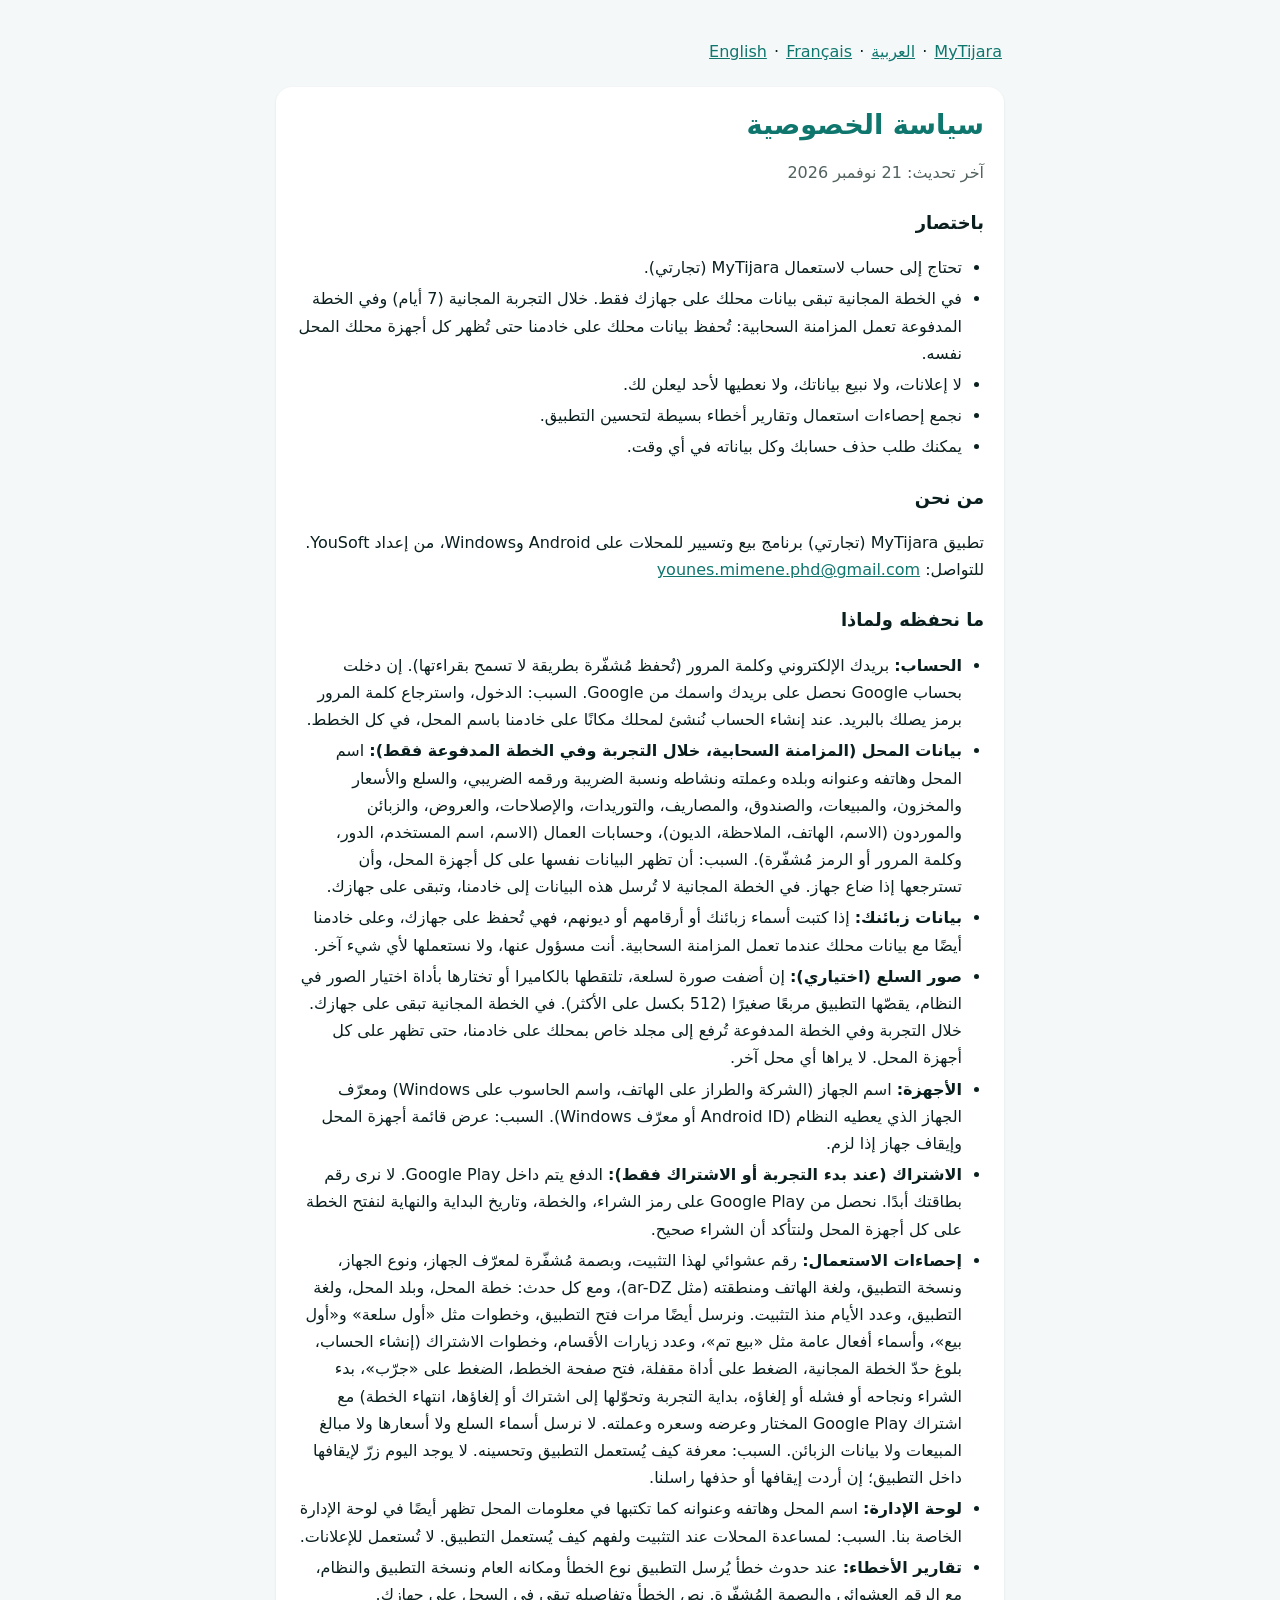
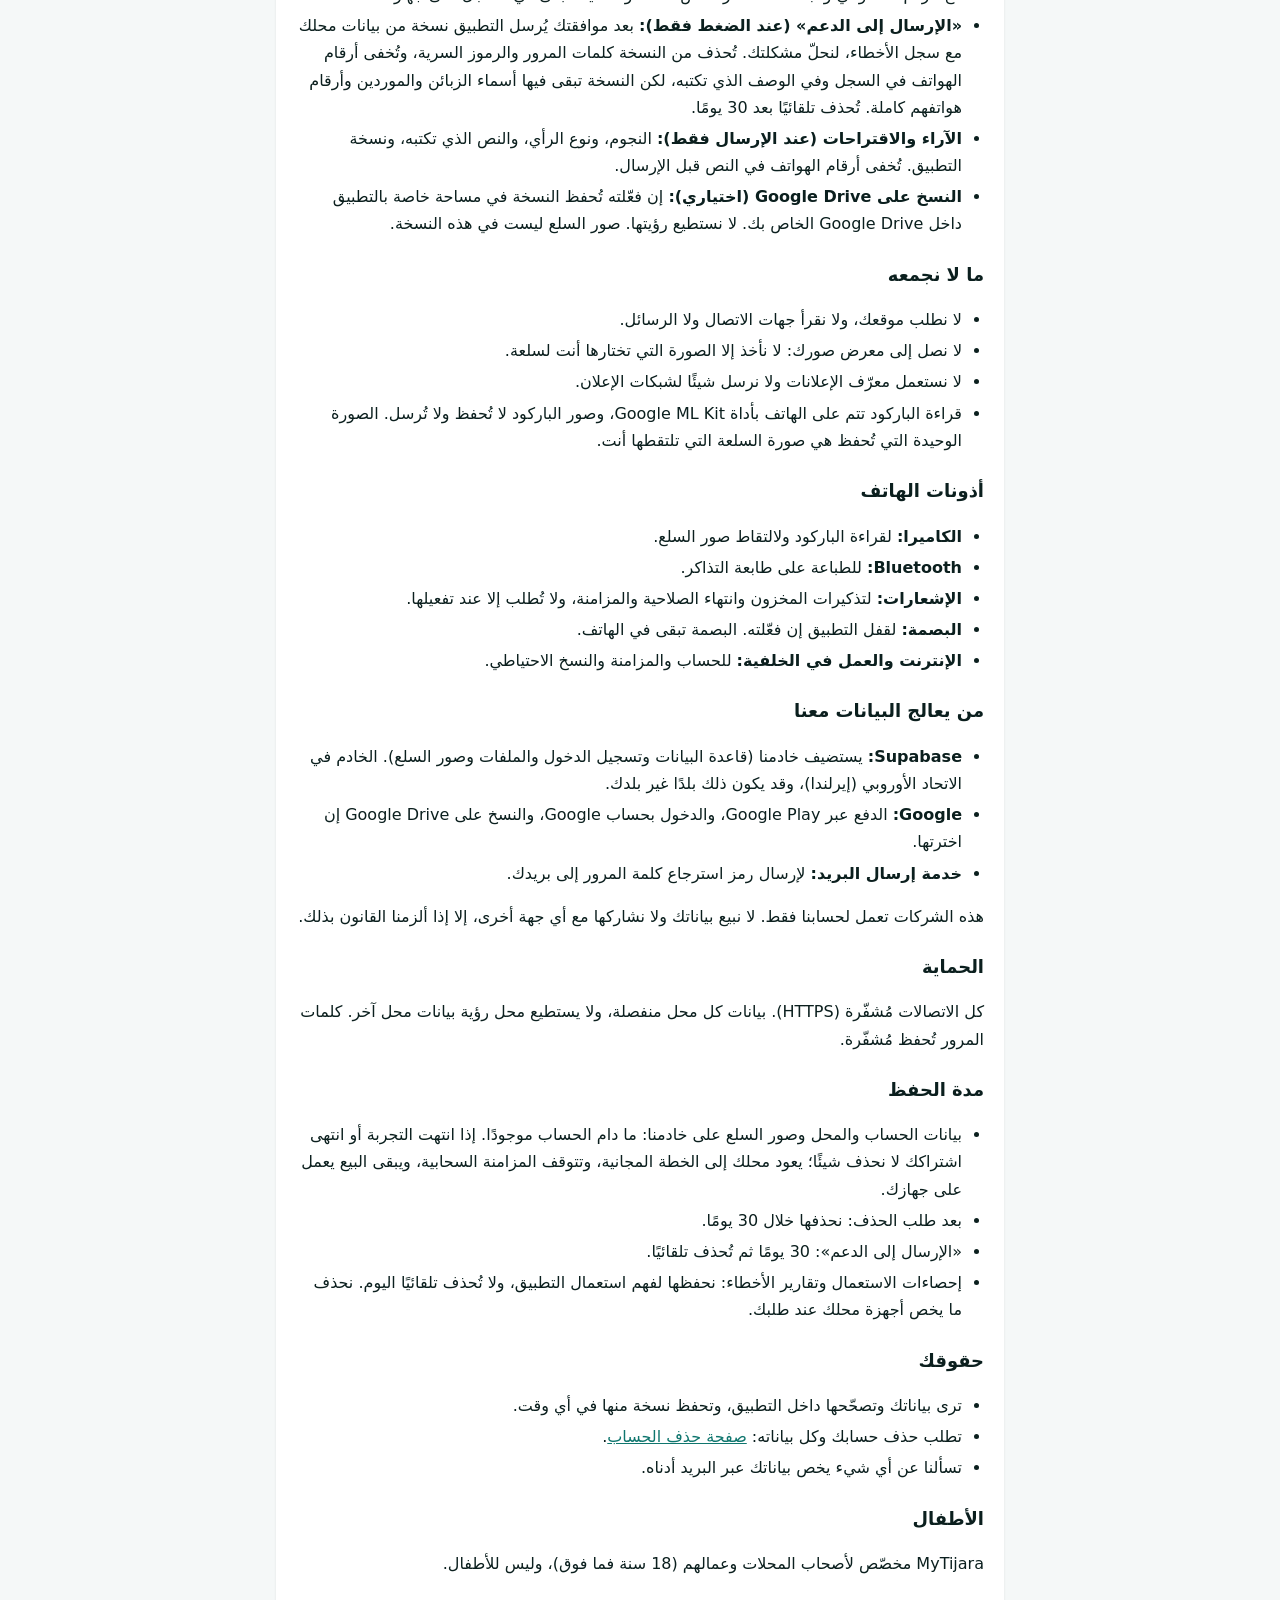
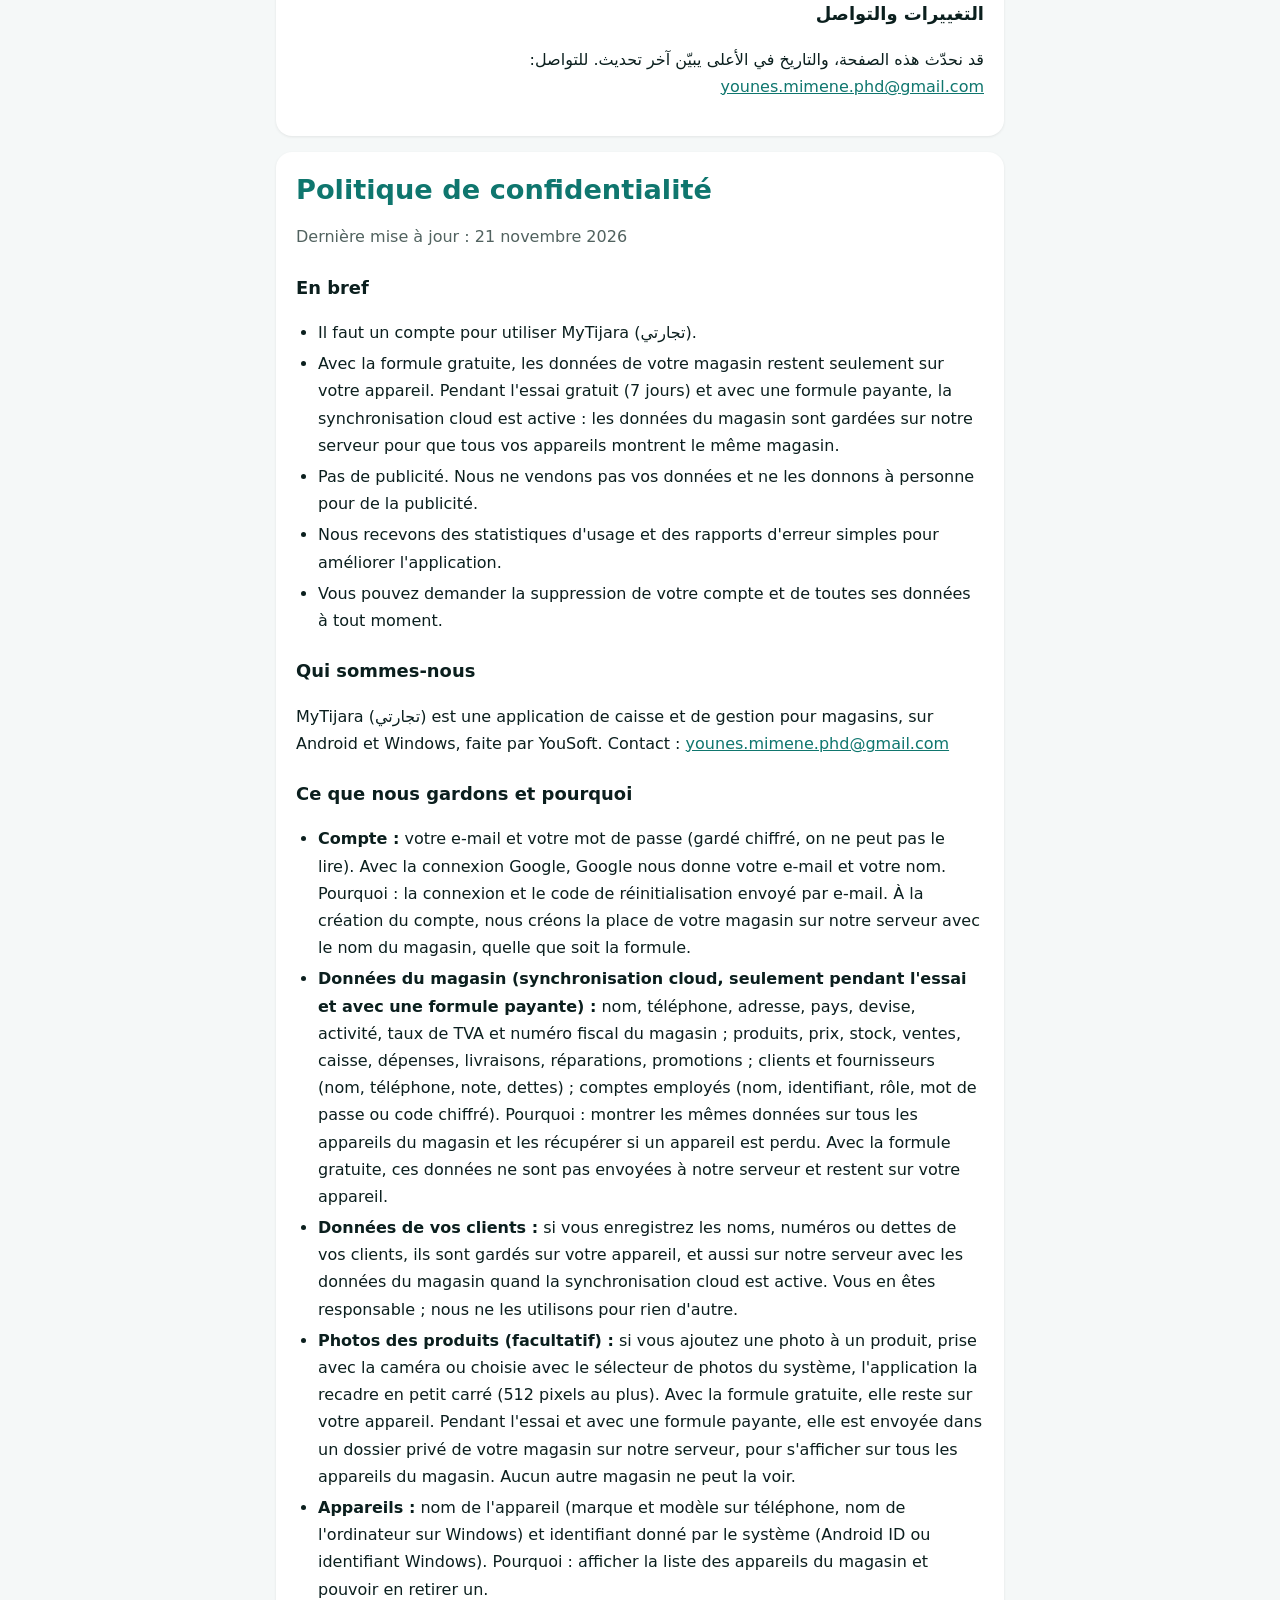
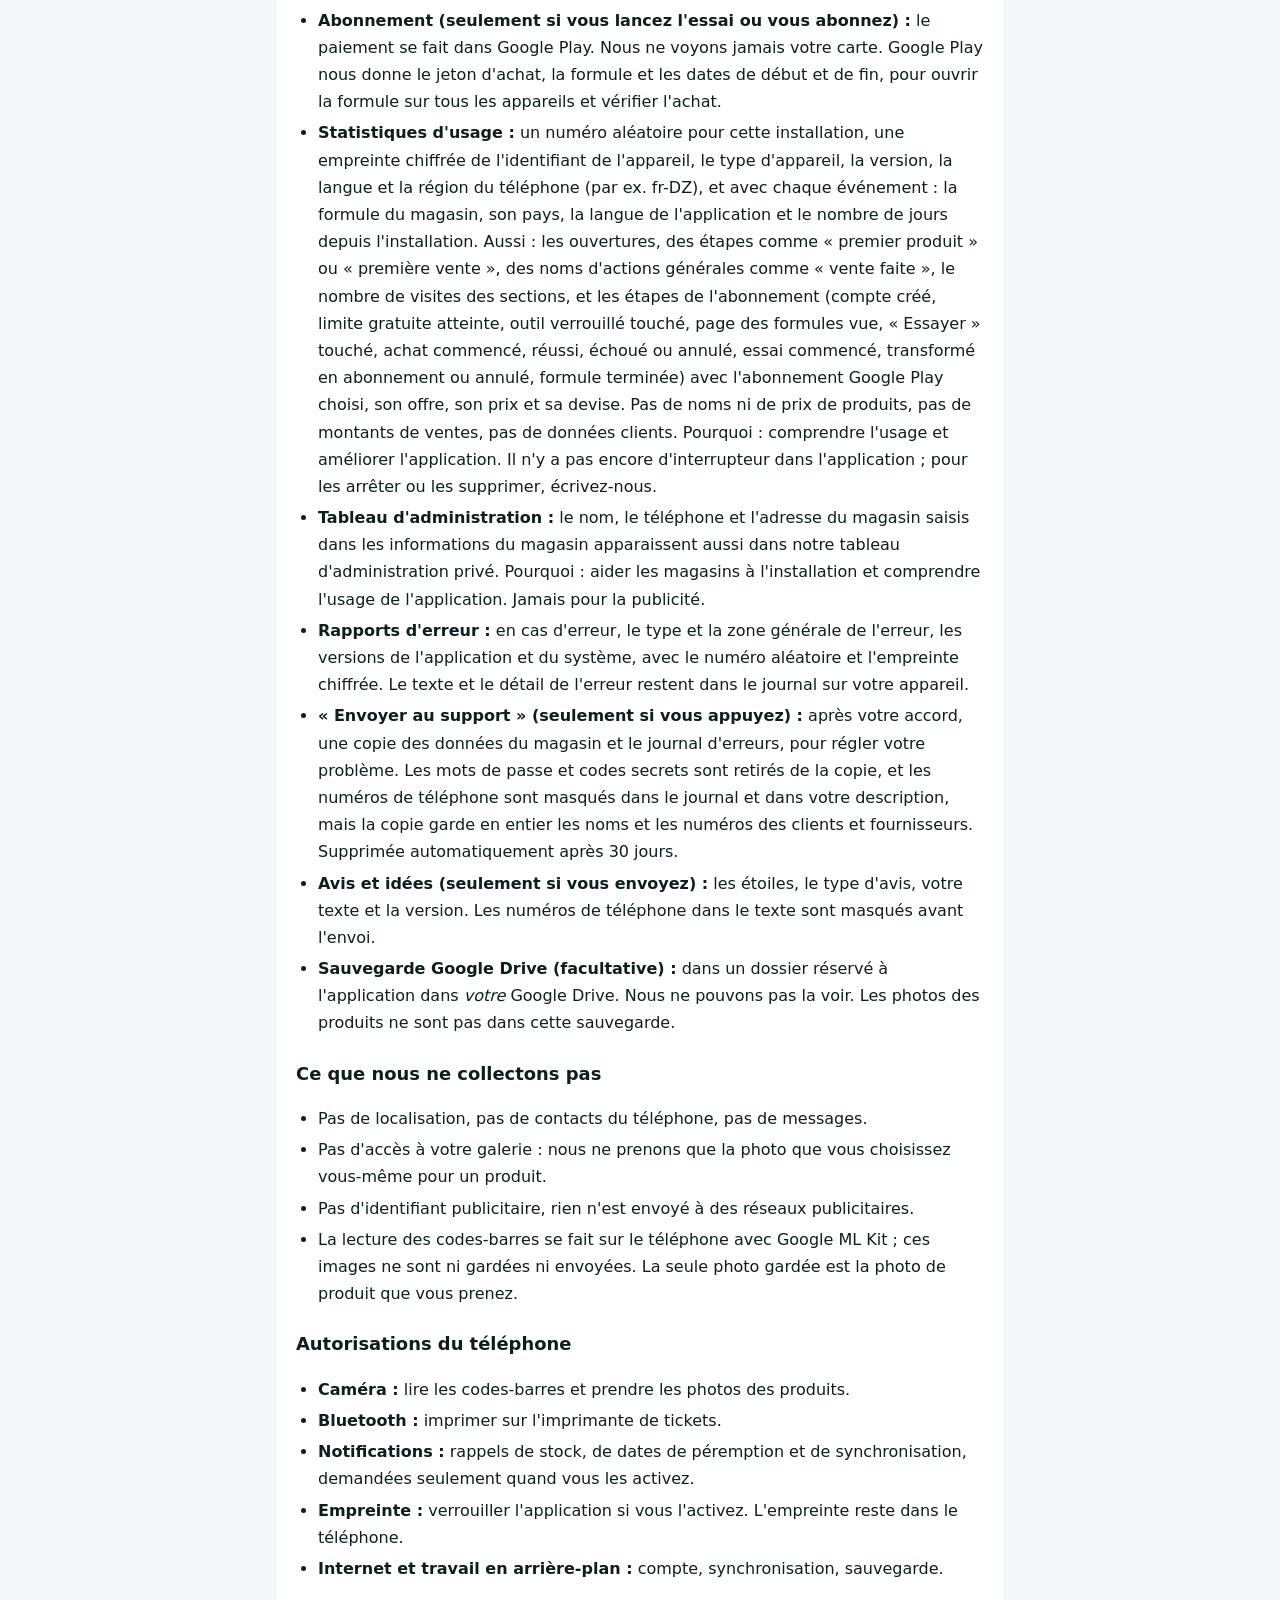
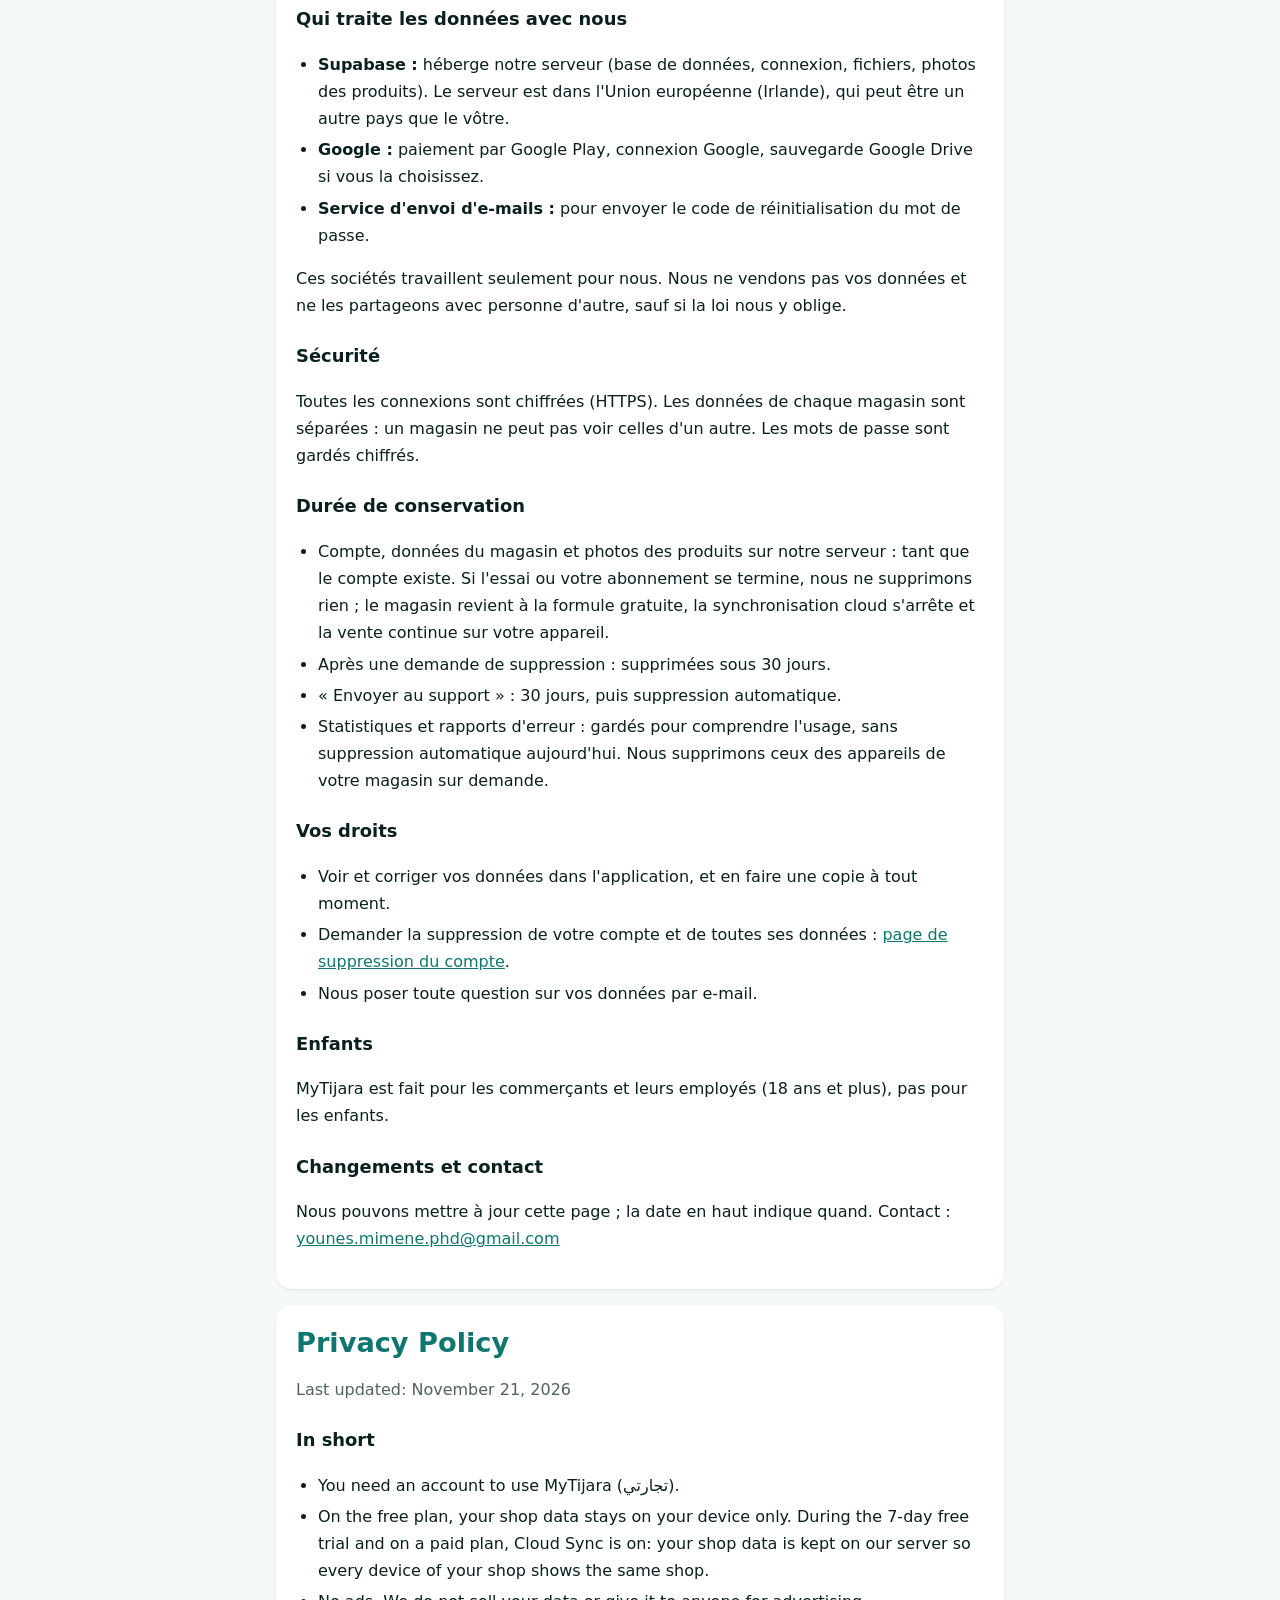
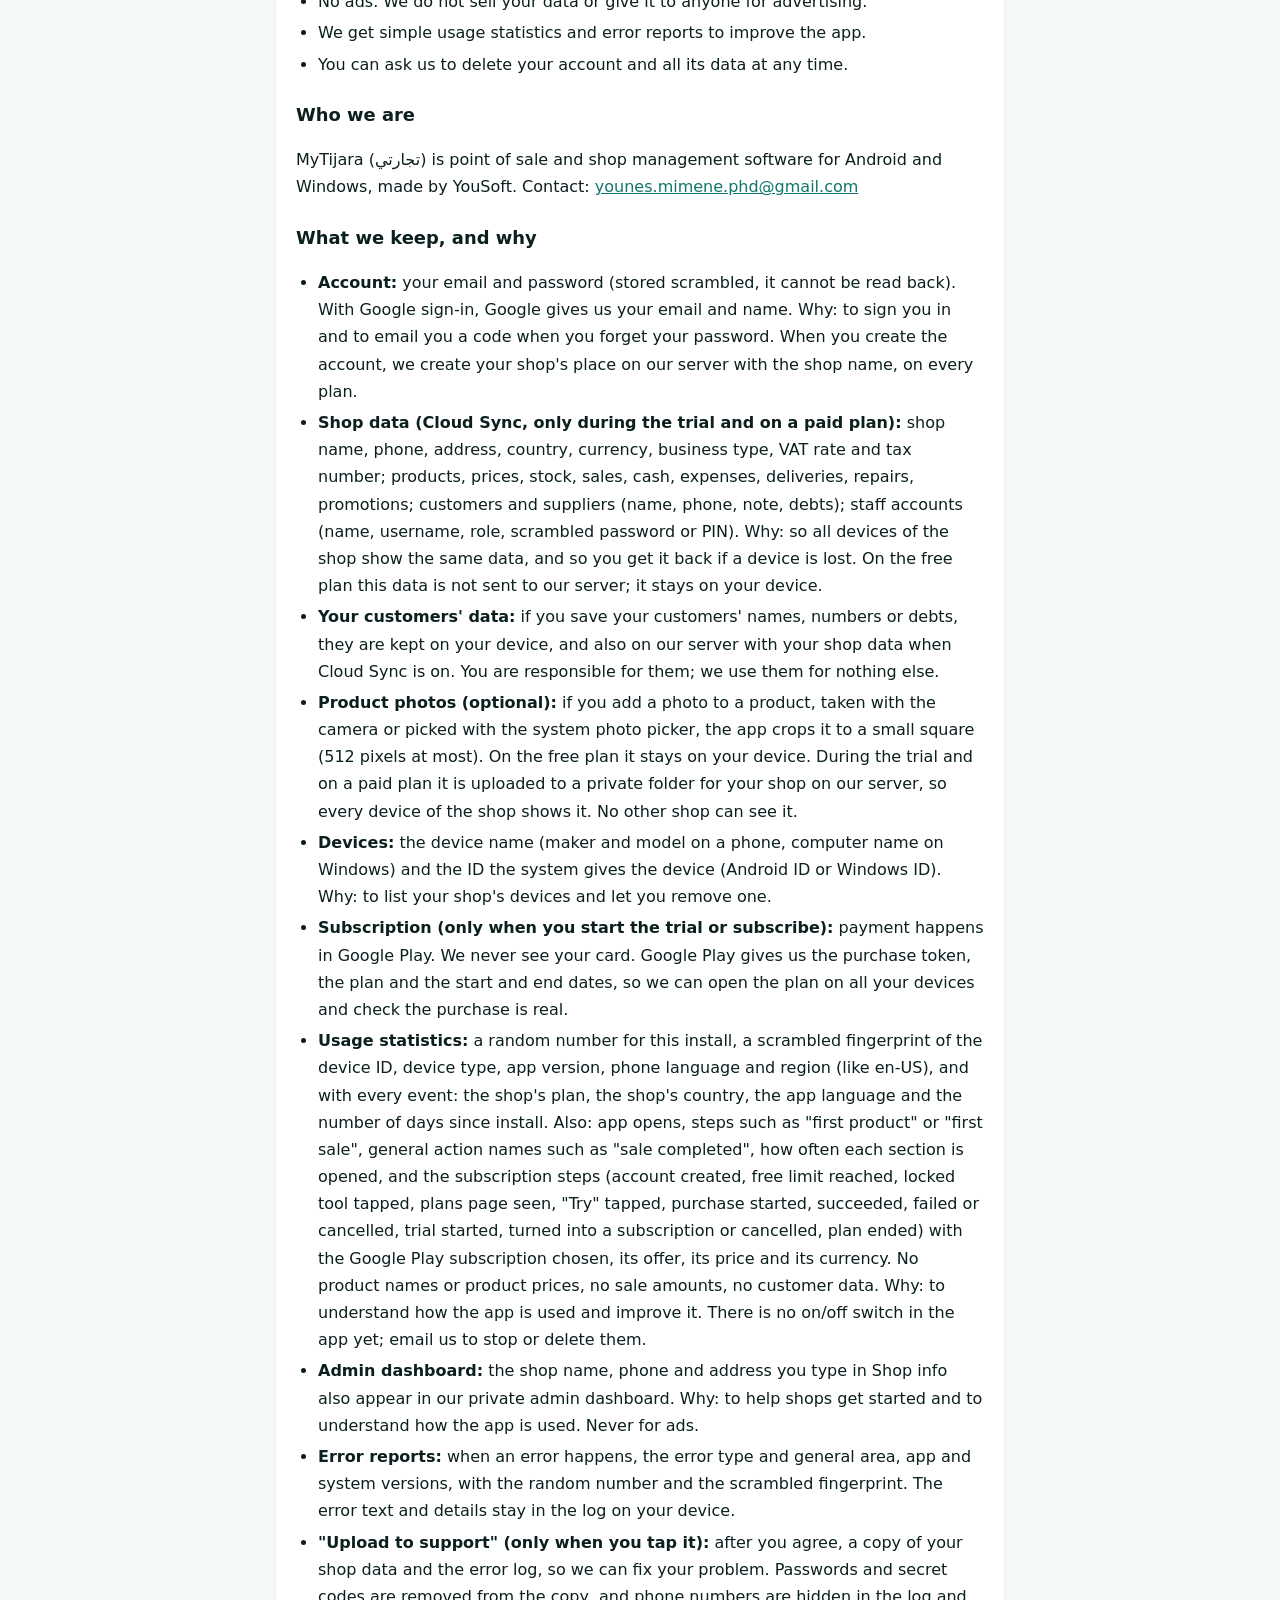
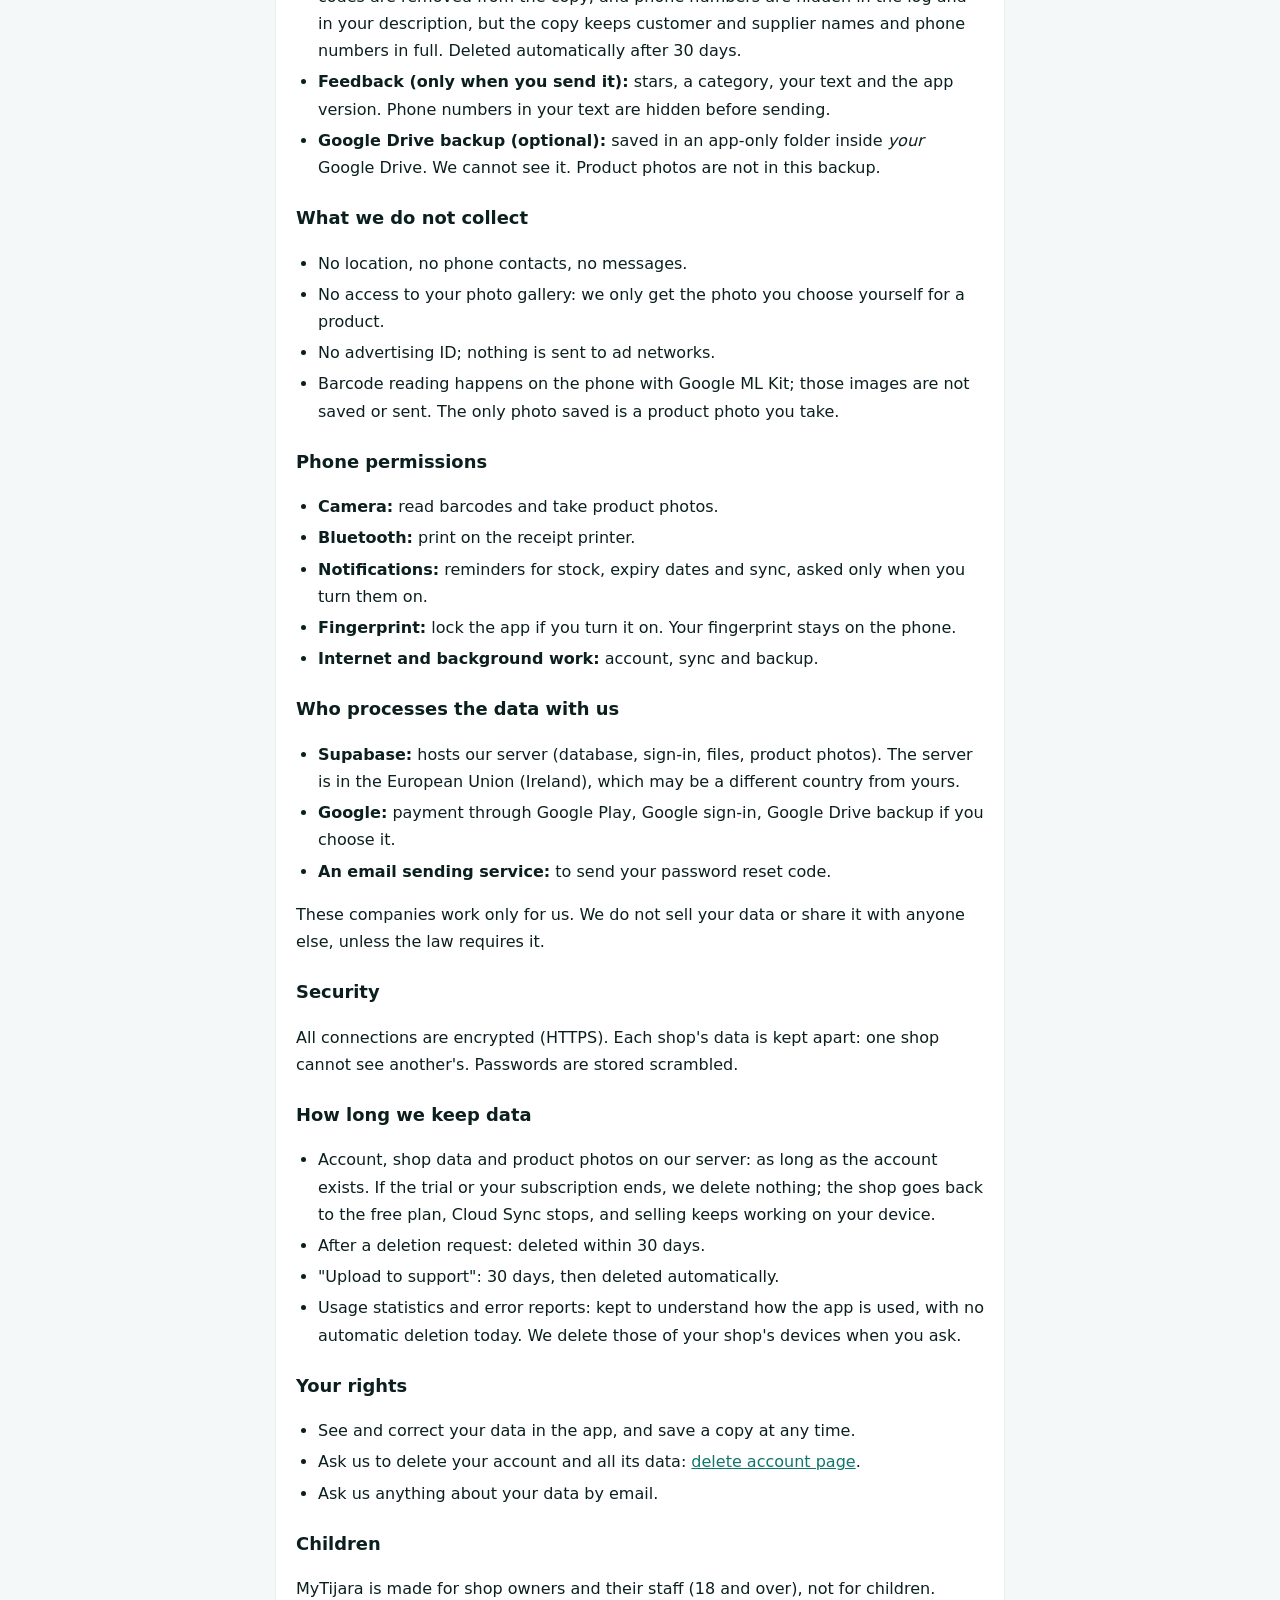
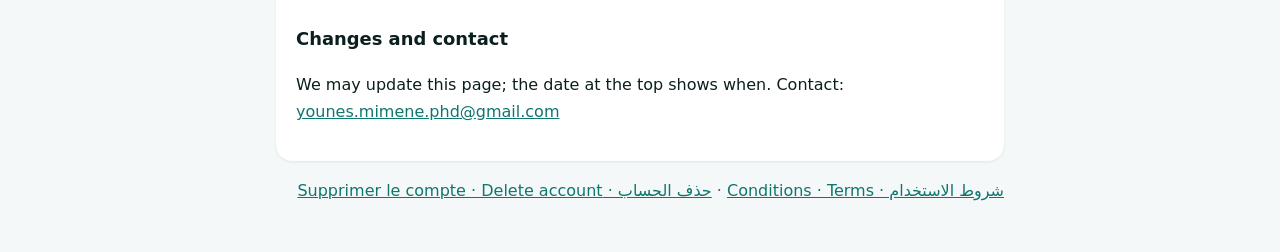
<file: privacy.html>
<!doctype html>
<html lang="ar" dir="rtl">
<head>
<meta charset="utf-8">
<meta name="viewport" content="width=device-width, initial-scale=1">
<title>MyTijara — Privacy Policy</title>
<meta name="description" content="MyTijara privacy policy: what data the app keeps, why, who processes it, how long, and how to delete it.">
<meta name="referrer" content="no-referrer">
<link rel="stylesheet" href="legal.css">
</head>
<body>
<main>
  <p class="top"><a href="./">MyTijara</a> · <a href="#ar">العربية</a> · <a href="#fr">Français</a> · <a href="#en">English</a></p>

  <!-- ===================== العربية ===================== -->
  <section class="card" id="ar">
    <h1>سياسة الخصوصية</h1>
    <p class="muted">آخر تحديث: 21 نوفمبر 2026</p>

    <h2>باختصار</h2>
    <ul>
      <li>تحتاج إلى حساب لاستعمال MyTijara (تجارتي).</li>
      <li>في الخطة المجانية تبقى بيانات محلك على جهازك فقط. خلال التجربة المجانية (7 أيام) وفي الخطة المدفوعة تعمل المزامنة السحابية: تُحفظ بيانات محلك على خادمنا حتى تُظهر كل أجهزة محلك المحل نفسه.</li>
      <li>لا إعلانات، ولا نبيع بياناتك، ولا نعطيها لأحد ليعلن لك.</li>
      <li>نجمع إحصاءات استعمال وتقارير أخطاء بسيطة لتحسين التطبيق.</li>
      <li>يمكنك طلب حذف حسابك وكل بياناته في أي وقت.</li>
    </ul>

    <h2>من نحن</h2>
    <p>تطبيق MyTijara (تجارتي) برنامج بيع وتسيير للمحلات على Android وWindows، من إعداد YouSoft. للتواصل: <a href="mailto:younes.mimene.phd@gmail.com">younes.mimene.phd@gmail.com</a></p>

    <h2>ما نحفظه ولماذا</h2>
    <ul>
      <li><strong>الحساب:</strong> بريدك الإلكتروني وكلمة المرور (تُحفظ مُشفّرة بطريقة لا تسمح بقراءتها). إن دخلت بحساب Google نحصل على بريدك واسمك من Google. السبب: الدخول، واسترجاع كلمة المرور برمز يصلك بالبريد. عند إنشاء الحساب نُنشئ لمحلك مكانًا على خادمنا باسم المحل، في كل الخطط.</li>
      <li><strong>بيانات المحل (المزامنة السحابية، خلال التجربة وفي الخطة المدفوعة فقط):</strong> اسم المحل وهاتفه وعنوانه وبلده وعملته ونشاطه ونسبة الضريبة ورقمه الضريبي، والسلع والأسعار والمخزون، والمبيعات، والصندوق، والمصاريف، والتوريدات، والإصلاحات، والعروض، والزبائن والموردون (الاسم، الهاتف، الملاحظة، الديون)، وحسابات العمال (الاسم، اسم المستخدم، الدور، وكلمة المرور أو الرمز مُشفّرة). السبب: أن تظهر البيانات نفسها على كل أجهزة المحل، وأن تسترجعها إذا ضاع جهاز. في الخطة المجانية لا تُرسل هذه البيانات إلى خادمنا، وتبقى على جهازك.</li>
      <li><strong>بيانات زبائنك:</strong> إذا كتبت أسماء زبائنك أو أرقامهم أو ديونهم، فهي تُحفظ على جهازك، وعلى خادمنا أيضًا مع بيانات محلك عندما تعمل المزامنة السحابية. أنت مسؤول عنها، ولا نستعملها لأي شيء آخر.</li>
      <li><strong>صور السلع (اختياري):</strong> إن أضفت صورة لسلعة، تلتقطها بالكاميرا أو تختارها بأداة اختيار الصور في النظام، يقصّها التطبيق مربعًا صغيرًا (512 بكسل على الأكثر). في الخطة المجانية تبقى على جهازك. خلال التجربة وفي الخطة المدفوعة تُرفع إلى مجلد خاص بمحلك على خادمنا، حتى تظهر على كل أجهزة المحل. لا يراها أي محل آخر.</li>
      <li><strong>الأجهزة:</strong> اسم الجهاز (الشركة والطراز على الهاتف، واسم الحاسوب على Windows) ومعرّف الجهاز الذي يعطيه النظام (Android ID أو معرّف Windows). السبب: عرض قائمة أجهزة المحل وإيقاف جهاز إذا لزم.</li>
      <li><strong>الاشتراك (عند بدء التجربة أو الاشتراك فقط):</strong> الدفع يتم داخل Google Play. لا نرى رقم بطاقتك أبدًا. نحصل من Google Play على رمز الشراء، والخطة، وتاريخ البداية والنهاية لنفتح الخطة على كل أجهزة المحل ولنتأكد أن الشراء صحيح.</li>
      <li><strong>إحصاءات الاستعمال:</strong> رقم عشوائي لهذا التثبيت، وبصمة مُشفّرة لمعرّف الجهاز، ونوع الجهاز، ونسخة التطبيق، ولغة الهاتف ومنطقته (مثل ar-DZ)، ومع كل حدث: خطة المحل، وبلد المحل، ولغة التطبيق، وعدد الأيام منذ التثبيت. ونرسل أيضًا مرات فتح التطبيق، وخطوات مثل «أول سلعة» و«أول بيع»، وأسماء أفعال عامة مثل «بيع تم»، وعدد زيارات الأقسام، وخطوات الاشتراك (إنشاء الحساب، بلوغ حدّ الخطة المجانية، الضغط على أداة مقفلة، فتح صفحة الخطط، الضغط على «جرّب»، بدء الشراء ونجاحه أو فشله أو إلغاؤه، بداية التجربة وتحوّلها إلى اشتراك أو إلغاؤها، انتهاء الخطة) مع اشتراك Google Play المختار وعرضه وسعره وعملته. لا نرسل أسماء السلع ولا أسعارها ولا مبالغ المبيعات ولا بيانات الزبائن. السبب: معرفة كيف يُستعمل التطبيق وتحسينه. لا يوجد اليوم زرّ لإيقافها داخل التطبيق؛ إن أردت إيقافها أو حذفها راسلنا.</li>
      <li><strong>لوحة الإدارة:</strong> اسم المحل وهاتفه وعنوانه كما تكتبها في معلومات المحل تظهر أيضًا في لوحة الإدارة الخاصة بنا. السبب: لمساعدة المحلات عند التثبيت ولفهم كيف يُستعمل التطبيق. لا تُستعمل للإعلانات.</li>
      <li><strong>تقارير الأخطاء:</strong> عند حدوث خطأ يُرسل التطبيق نوع الخطأ ومكانه العام ونسخة التطبيق والنظام، مع الرقم العشوائي والبصمة المُشفّرة. نص الخطأ وتفاصيله تبقى في السجل على جهازك.</li>
      <li><strong>«الإرسال إلى الدعم» (عند الضغط فقط):</strong> بعد موافقتك يُرسل التطبيق نسخة من بيانات محلك مع سجل الأخطاء، لنحلّ مشكلتك. تُحذف من النسخة كلمات المرور والرموز السرية، وتُخفى أرقام الهواتف في السجل وفي الوصف الذي تكتبه، لكن النسخة تبقى فيها أسماء الزبائن والموردين وأرقام هواتفهم كاملة. تُحذف تلقائيًا بعد 30 يومًا.</li>
      <li><strong>الآراء والاقتراحات (عند الإرسال فقط):</strong> النجوم، ونوع الرأي، والنص الذي تكتبه، ونسخة التطبيق. تُخفى أرقام الهواتف في النص قبل الإرسال.</li>
      <li><strong>النسخ على Google Drive (اختياري):</strong> إن فعّلته تُحفظ النسخة في مساحة خاصة بالتطبيق داخل Google Drive الخاص بك. لا نستطيع رؤيتها. صور السلع ليست في هذه النسخة.</li>
    </ul>

    <h2>ما لا نجمعه</h2>
    <ul>
      <li>لا نطلب موقعك، ولا نقرأ جهات الاتصال ولا الرسائل.</li>
      <li>لا نصل إلى معرض صورك: لا نأخذ إلا الصورة التي تختارها أنت لسلعة.</li>
      <li>لا نستعمل معرّف الإعلانات ولا نرسل شيئًا لشبكات الإعلان.</li>
      <li>قراءة الباركود تتم على الهاتف بأداة Google ML Kit، وصور الباركود لا تُحفظ ولا تُرسل. الصورة الوحيدة التي تُحفظ هي صورة السلعة التي تلتقطها أنت.</li>
    </ul>

    <h2>أذونات الهاتف</h2>
    <ul>
      <li><strong>الكاميرا:</strong> لقراءة الباركود ولالتقاط صور السلع.</li>
      <li><strong>Bluetooth:</strong> للطباعة على طابعة التذاكر.</li>
      <li><strong>الإشعارات:</strong> لتذكيرات المخزون وانتهاء الصلاحية والمزامنة، ولا تُطلب إلا عند تفعيلها.</li>
      <li><strong>البصمة:</strong> لقفل التطبيق إن فعّلته. البصمة تبقى في الهاتف.</li>
      <li><strong>الإنترنت والعمل في الخلفية:</strong> للحساب والمزامنة والنسخ الاحتياطي.</li>
    </ul>

    <h2>من يعالج البيانات معنا</h2>
    <ul>
      <li><strong>Supabase:</strong> يستضيف خادمنا (قاعدة البيانات وتسجيل الدخول والملفات وصور السلع). الخادم في الاتحاد الأوروبي (إيرلندا)، وقد يكون ذلك بلدًا غير بلدك.</li>
      <li><strong>Google:</strong> الدفع عبر Google Play، والدخول بحساب Google، والنسخ على Google Drive إن اخترتها.</li>
      <li><strong>خدمة إرسال البريد:</strong> لإرسال رمز استرجاع كلمة المرور إلى بريدك.</li>
    </ul>
    <p>هذه الشركات تعمل لحسابنا فقط. لا نبيع بياناتك ولا نشاركها مع أي جهة أخرى، إلا إذا ألزمنا القانون بذلك.</p>

    <h2>الحماية</h2>
    <p>كل الاتصالات مُشفّرة (HTTPS). بيانات كل محل منفصلة، ولا يستطيع محل رؤية بيانات محل آخر. كلمات المرور تُحفظ مُشفّرة.</p>

    <h2>مدة الحفظ</h2>
    <ul>
      <li>بيانات الحساب والمحل وصور السلع على خادمنا: ما دام الحساب موجودًا. إذا انتهت التجربة أو انتهى اشتراكك لا نحذف شيئًا؛ يعود محلك إلى الخطة المجانية، وتتوقف المزامنة السحابية، ويبقى البيع يعمل على جهازك.</li>
      <li>بعد طلب الحذف: نحذفها خلال 30 يومًا.</li>
      <li>«الإرسال إلى الدعم»: 30 يومًا ثم تُحذف تلقائيًا.</li>
      <li>إحصاءات الاستعمال وتقارير الأخطاء: نحفظها لفهم استعمال التطبيق، ولا تُحذف تلقائيًا اليوم. نحذف ما يخص أجهزة محلك عند طلبك.</li>
    </ul>

    <h2>حقوقك</h2>
    <ul>
      <li>ترى بياناتك وتصحّحها داخل التطبيق، وتحفظ نسخة منها في أي وقت.</li>
      <li>تطلب حذف حسابك وكل بياناته: <a href="delete-account.html#ar">صفحة حذف الحساب</a>.</li>
      <li>تسألنا عن أي شيء يخص بياناتك عبر البريد أدناه.</li>
    </ul>

    <h2>الأطفال</h2>
    <p>MyTijara مخصّص لأصحاب المحلات وعمالهم (18 سنة فما فوق)، وليس للأطفال.</p>

    <h2>التغييرات والتواصل</h2>
    <p>قد نحدّث هذه الصفحة، والتاريخ في الأعلى يبيّن آخر تحديث. للتواصل: <a href="mailto:younes.mimene.phd@gmail.com">younes.mimene.phd@gmail.com</a></p>
  </section>

  <!-- ===================== Français ===================== -->
  <section class="card" id="fr" lang="fr" dir="ltr">
    <h1>Politique de confidentialité</h1>
    <p class="muted">Dernière mise à jour : 21 novembre 2026</p>

    <h2>En bref</h2>
    <ul>
      <li>Il faut un compte pour utiliser MyTijara (تجارتي).</li>
      <li>Avec la formule gratuite, les données de votre magasin restent seulement sur votre appareil. Pendant l'essai gratuit (7 jours) et avec une formule payante, la synchronisation cloud est active : les données du magasin sont gardées sur notre serveur pour que tous vos appareils montrent le même magasin.</li>
      <li>Pas de publicité. Nous ne vendons pas vos données et ne les donnons à personne pour de la publicité.</li>
      <li>Nous recevons des statistiques d'usage et des rapports d'erreur simples pour améliorer l'application.</li>
      <li>Vous pouvez demander la suppression de votre compte et de toutes ses données à tout moment.</li>
    </ul>

    <h2>Qui sommes-nous</h2>
    <p>MyTijara (تجارتي) est une application de caisse et de gestion pour magasins, sur Android et Windows, faite par YouSoft. Contact : <a href="mailto:younes.mimene.phd@gmail.com">younes.mimene.phd@gmail.com</a></p>

    <h2>Ce que nous gardons et pourquoi</h2>
    <ul>
      <li><strong>Compte :</strong> votre e-mail et votre mot de passe (gardé chiffré, on ne peut pas le lire). Avec la connexion Google, Google nous donne votre e-mail et votre nom. Pourquoi : la connexion et le code de réinitialisation envoyé par e-mail. À la création du compte, nous créons la place de votre magasin sur notre serveur avec le nom du magasin, quelle que soit la formule.</li>
      <li><strong>Données du magasin (synchronisation cloud, seulement pendant l'essai et avec une formule payante) :</strong> nom, téléphone, adresse, pays, devise, activité, taux de TVA et numéro fiscal du magasin ; produits, prix, stock, ventes, caisse, dépenses, livraisons, réparations, promotions ; clients et fournisseurs (nom, téléphone, note, dettes) ; comptes employés (nom, identifiant, rôle, mot de passe ou code chiffré). Pourquoi : montrer les mêmes données sur tous les appareils du magasin et les récupérer si un appareil est perdu. Avec la formule gratuite, ces données ne sont pas envoyées à notre serveur et restent sur votre appareil.</li>
      <li><strong>Données de vos clients :</strong> si vous enregistrez les noms, numéros ou dettes de vos clients, ils sont gardés sur votre appareil, et aussi sur notre serveur avec les données du magasin quand la synchronisation cloud est active. Vous en êtes responsable ; nous ne les utilisons pour rien d'autre.</li>
      <li><strong>Photos des produits (facultatif) :</strong> si vous ajoutez une photo à un produit, prise avec la caméra ou choisie avec le sélecteur de photos du système, l'application la recadre en petit carré (512 pixels au plus). Avec la formule gratuite, elle reste sur votre appareil. Pendant l'essai et avec une formule payante, elle est envoyée dans un dossier privé de votre magasin sur notre serveur, pour s'afficher sur tous les appareils du magasin. Aucun autre magasin ne peut la voir.</li>
      <li><strong>Appareils :</strong> nom de l'appareil (marque et modèle sur téléphone, nom de l'ordinateur sur Windows) et identifiant donné par le système (Android ID ou identifiant Windows). Pourquoi : afficher la liste des appareils du magasin et pouvoir en retirer un.</li>
      <li><strong>Abonnement (seulement si vous lancez l'essai ou vous abonnez) :</strong> le paiement se fait dans Google Play. Nous ne voyons jamais votre carte. Google Play nous donne le jeton d'achat, la formule et les dates de début et de fin, pour ouvrir la formule sur tous les appareils et vérifier l'achat.</li>
      <li><strong>Statistiques d'usage :</strong> un numéro aléatoire pour cette installation, une empreinte chiffrée de l'identifiant de l'appareil, le type d'appareil, la version, la langue et la région du téléphone (par ex. fr-DZ), et avec chaque événement : la formule du magasin, son pays, la langue de l'application et le nombre de jours depuis l'installation. Aussi : les ouvertures, des étapes comme « premier produit » ou « première vente », des noms d'actions générales comme « vente faite », le nombre de visites des sections, et les étapes de l'abonnement (compte créé, limite gratuite atteinte, outil verrouillé touché, page des formules vue, « Essayer » touché, achat commencé, réussi, échoué ou annulé, essai commencé, transformé en abonnement ou annulé, formule terminée) avec l'abonnement Google Play choisi, son offre, son prix et sa devise. Pas de noms ni de prix de produits, pas de montants de ventes, pas de données clients. Pourquoi : comprendre l'usage et améliorer l'application. Il n'y a pas encore d'interrupteur dans l'application ; pour les arrêter ou les supprimer, écrivez-nous.</li>
      <li><strong>Tableau d'administration :</strong> le nom, le téléphone et l'adresse du magasin saisis dans les informations du magasin apparaissent aussi dans notre tableau d'administration privé. Pourquoi : aider les magasins à l'installation et comprendre l'usage de l'application. Jamais pour la publicité.</li>
      <li><strong>Rapports d'erreur :</strong> en cas d'erreur, le type et la zone générale de l'erreur, les versions de l'application et du système, avec le numéro aléatoire et l'empreinte chiffrée. Le texte et le détail de l'erreur restent dans le journal sur votre appareil.</li>
      <li><strong>« Envoyer au support » (seulement si vous appuyez) :</strong> après votre accord, une copie des données du magasin et le journal d'erreurs, pour régler votre problème. Les mots de passe et codes secrets sont retirés de la copie, et les numéros de téléphone sont masqués dans le journal et dans votre description, mais la copie garde en entier les noms et les numéros des clients et fournisseurs. Supprimée automatiquement après 30 jours.</li>
      <li><strong>Avis et idées (seulement si vous envoyez) :</strong> les étoiles, le type d'avis, votre texte et la version. Les numéros de téléphone dans le texte sont masqués avant l'envoi.</li>
      <li><strong>Sauvegarde Google Drive (facultative) :</strong> dans un dossier réservé à l'application dans <em>votre</em> Google Drive. Nous ne pouvons pas la voir. Les photos des produits ne sont pas dans cette sauvegarde.</li>
    </ul>

    <h2>Ce que nous ne collectons pas</h2>
    <ul>
      <li>Pas de localisation, pas de contacts du téléphone, pas de messages.</li>
      <li>Pas d'accès à votre galerie : nous ne prenons que la photo que vous choisissez vous-même pour un produit.</li>
      <li>Pas d'identifiant publicitaire, rien n'est envoyé à des réseaux publicitaires.</li>
      <li>La lecture des codes-barres se fait sur le téléphone avec Google ML Kit ; ces images ne sont ni gardées ni envoyées. La seule photo gardée est la photo de produit que vous prenez.</li>
    </ul>

    <h2>Autorisations du téléphone</h2>
    <ul>
      <li><strong>Caméra :</strong> lire les codes-barres et prendre les photos des produits.</li>
      <li><strong>Bluetooth :</strong> imprimer sur l'imprimante de tickets.</li>
      <li><strong>Notifications :</strong> rappels de stock, de dates de péremption et de synchronisation, demandées seulement quand vous les activez.</li>
      <li><strong>Empreinte :</strong> verrouiller l'application si vous l'activez. L'empreinte reste dans le téléphone.</li>
      <li><strong>Internet et travail en arrière-plan :</strong> compte, synchronisation, sauvegarde.</li>
    </ul>

    <h2>Qui traite les données avec nous</h2>
    <ul>
      <li><strong>Supabase :</strong> héberge notre serveur (base de données, connexion, fichiers, photos des produits). Le serveur est dans l'Union européenne (Irlande), qui peut être un autre pays que le vôtre.</li>
      <li><strong>Google :</strong> paiement par Google Play, connexion Google, sauvegarde Google Drive si vous la choisissez.</li>
      <li><strong>Service d'envoi d'e-mails :</strong> pour envoyer le code de réinitialisation du mot de passe.</li>
    </ul>
    <p>Ces sociétés travaillent seulement pour nous. Nous ne vendons pas vos données et ne les partageons avec personne d'autre, sauf si la loi nous y oblige.</p>

    <h2>Sécurité</h2>
    <p>Toutes les connexions sont chiffrées (HTTPS). Les données de chaque magasin sont séparées : un magasin ne peut pas voir celles d'un autre. Les mots de passe sont gardés chiffrés.</p>

    <h2>Durée de conservation</h2>
    <ul>
      <li>Compte, données du magasin et photos des produits sur notre serveur : tant que le compte existe. Si l'essai ou votre abonnement se termine, nous ne supprimons rien ; le magasin revient à la formule gratuite, la synchronisation cloud s'arrête et la vente continue sur votre appareil.</li>
      <li>Après une demande de suppression : supprimées sous 30 jours.</li>
      <li>« Envoyer au support » : 30 jours, puis suppression automatique.</li>
      <li>Statistiques et rapports d'erreur : gardés pour comprendre l'usage, sans suppression automatique aujourd'hui. Nous supprimons ceux des appareils de votre magasin sur demande.</li>
    </ul>

    <h2>Vos droits</h2>
    <ul>
      <li>Voir et corriger vos données dans l'application, et en faire une copie à tout moment.</li>
      <li>Demander la suppression de votre compte et de toutes ses données : <a href="delete-account.html#fr">page de suppression du compte</a>.</li>
      <li>Nous poser toute question sur vos données par e-mail.</li>
    </ul>

    <h2>Enfants</h2>
    <p>MyTijara est fait pour les commerçants et leurs employés (18 ans et plus), pas pour les enfants.</p>

    <h2>Changements et contact</h2>
    <p>Nous pouvons mettre à jour cette page ; la date en haut indique quand. Contact : <a href="mailto:younes.mimene.phd@gmail.com">younes.mimene.phd@gmail.com</a></p>
  </section>

  <!-- ===================== English ===================== -->
  <section class="card" id="en" lang="en" dir="ltr">
    <h1>Privacy Policy</h1>
    <p class="muted">Last updated: November 21, 2026</p>

    <h2>In short</h2>
    <ul>
      <li>You need an account to use MyTijara (تجارتي).</li>
      <li>On the free plan, your shop data stays on your device only. During the 7-day free trial and on a paid plan, Cloud Sync is on: your shop data is kept on our server so every device of your shop shows the same shop.</li>
      <li>No ads. We do not sell your data or give it to anyone for advertising.</li>
      <li>We get simple usage statistics and error reports to improve the app.</li>
      <li>You can ask us to delete your account and all its data at any time.</li>
    </ul>

    <h2>Who we are</h2>
    <p>MyTijara (تجارتي) is point of sale and shop management software for Android and Windows, made by YouSoft. Contact: <a href="mailto:younes.mimene.phd@gmail.com">younes.mimene.phd@gmail.com</a></p>

    <h2>What we keep, and why</h2>
    <ul>
      <li><strong>Account:</strong> your email and password (stored scrambled, it cannot be read back). With Google sign-in, Google gives us your email and name. Why: to sign you in and to email you a code when you forget your password. When you create the account, we create your shop's place on our server with the shop name, on every plan.</li>
      <li><strong>Shop data (Cloud Sync, only during the trial and on a paid plan):</strong> shop name, phone, address, country, currency, business type, VAT rate and tax number; products, prices, stock, sales, cash, expenses, deliveries, repairs, promotions; customers and suppliers (name, phone, note, debts); staff accounts (name, username, role, scrambled password or PIN). Why: so all devices of the shop show the same data, and so you get it back if a device is lost. On the free plan this data is not sent to our server; it stays on your device.</li>
      <li><strong>Your customers' data:</strong> if you save your customers' names, numbers or debts, they are kept on your device, and also on our server with your shop data when Cloud Sync is on. You are responsible for them; we use them for nothing else.</li>
      <li><strong>Product photos (optional):</strong> if you add a photo to a product, taken with the camera or picked with the system photo picker, the app crops it to a small square (512 pixels at most). On the free plan it stays on your device. During the trial and on a paid plan it is uploaded to a private folder for your shop on our server, so every device of the shop shows it. No other shop can see it.</li>
      <li><strong>Devices:</strong> the device name (maker and model on a phone, computer name on Windows) and the ID the system gives the device (Android ID or Windows ID). Why: to list your shop's devices and let you remove one.</li>
      <li><strong>Subscription (only when you start the trial or subscribe):</strong> payment happens in Google Play. We never see your card. Google Play gives us the purchase token, the plan and the start and end dates, so we can open the plan on all your devices and check the purchase is real.</li>
      <li><strong>Usage statistics:</strong> a random number for this install, a scrambled fingerprint of the device ID, device type, app version, phone language and region (like en-US), and with every event: the shop's plan, the shop's country, the app language and the number of days since install. Also: app opens, steps such as "first product" or "first sale", general action names such as "sale completed", how often each section is opened, and the subscription steps (account created, free limit reached, locked tool tapped, plans page seen, "Try" tapped, purchase started, succeeded, failed or cancelled, trial started, turned into a subscription or cancelled, plan ended) with the Google Play subscription chosen, its offer, its price and its currency. No product names or product prices, no sale amounts, no customer data. Why: to understand how the app is used and improve it. There is no on/off switch in the app yet; email us to stop or delete them.</li>
      <li><strong>Admin dashboard:</strong> the shop name, phone and address you type in Shop info also appear in our private admin dashboard. Why: to help shops get started and to understand how the app is used. Never for ads.</li>
      <li><strong>Error reports:</strong> when an error happens, the error type and general area, app and system versions, with the random number and the scrambled fingerprint. The error text and details stay in the log on your device.</li>
      <li><strong>"Upload to support" (only when you tap it):</strong> after you agree, a copy of your shop data and the error log, so we can fix your problem. Passwords and secret codes are removed from the copy, and phone numbers are hidden in the log and in your description, but the copy keeps customer and supplier names and phone numbers in full. Deleted automatically after 30 days.</li>
      <li><strong>Feedback (only when you send it):</strong> stars, a category, your text and the app version. Phone numbers in your text are hidden before sending.</li>
      <li><strong>Google Drive backup (optional):</strong> saved in an app-only folder inside <em>your</em> Google Drive. We cannot see it. Product photos are not in this backup.</li>
    </ul>

    <h2>What we do not collect</h2>
    <ul>
      <li>No location, no phone contacts, no messages.</li>
      <li>No access to your photo gallery: we only get the photo you choose yourself for a product.</li>
      <li>No advertising ID; nothing is sent to ad networks.</li>
      <li>Barcode reading happens on the phone with Google ML Kit; those images are not saved or sent. The only photo saved is a product photo you take.</li>
    </ul>

    <h2>Phone permissions</h2>
    <ul>
      <li><strong>Camera:</strong> read barcodes and take product photos.</li>
      <li><strong>Bluetooth:</strong> print on the receipt printer.</li>
      <li><strong>Notifications:</strong> reminders for stock, expiry dates and sync, asked only when you turn them on.</li>
      <li><strong>Fingerprint:</strong> lock the app if you turn it on. Your fingerprint stays on the phone.</li>
      <li><strong>Internet and background work:</strong> account, sync and backup.</li>
    </ul>

    <h2>Who processes the data with us</h2>
    <ul>
      <li><strong>Supabase:</strong> hosts our server (database, sign-in, files, product photos). The server is in the European Union (Ireland), which may be a different country from yours.</li>
      <li><strong>Google:</strong> payment through Google Play, Google sign-in, Google Drive backup if you choose it.</li>
      <li><strong>An email sending service:</strong> to send your password reset code.</li>
    </ul>
    <p>These companies work only for us. We do not sell your data or share it with anyone else, unless the law requires it.</p>

    <h2>Security</h2>
    <p>All connections are encrypted (HTTPS). Each shop's data is kept apart: one shop cannot see another's. Passwords are stored scrambled.</p>

    <h2>How long we keep data</h2>
    <ul>
      <li>Account, shop data and product photos on our server: as long as the account exists. If the trial or your subscription ends, we delete nothing; the shop goes back to the free plan, Cloud Sync stops, and selling keeps working on your device.</li>
      <li>After a deletion request: deleted within 30 days.</li>
      <li>"Upload to support": 30 days, then deleted automatically.</li>
      <li>Usage statistics and error reports: kept to understand how the app is used, with no automatic deletion today. We delete those of your shop's devices when you ask.</li>
    </ul>

    <h2>Your rights</h2>
    <ul>
      <li>See and correct your data in the app, and save a copy at any time.</li>
      <li>Ask us to delete your account and all its data: <a href="delete-account.html#en">delete account page</a>.</li>
      <li>Ask us anything about your data by email.</li>
    </ul>

    <h2>Children</h2>
    <p>MyTijara is made for shop owners and their staff (18 and over), not for children.</p>

    <h2>Changes and contact</h2>
    <p>We may update this page; the date at the top shows when. Contact: <a href="mailto:younes.mimene.phd@gmail.com">younes.mimene.phd@gmail.com</a></p>
  </section>

  <p class="muted"><a href="terms.html">شروط الاستخدام · Conditions · Terms</a> · <a href="delete-account.html">حذف الحساب · Supprimer le compte · Delete account</a></p>
</main>
</body>
</html>
</file>
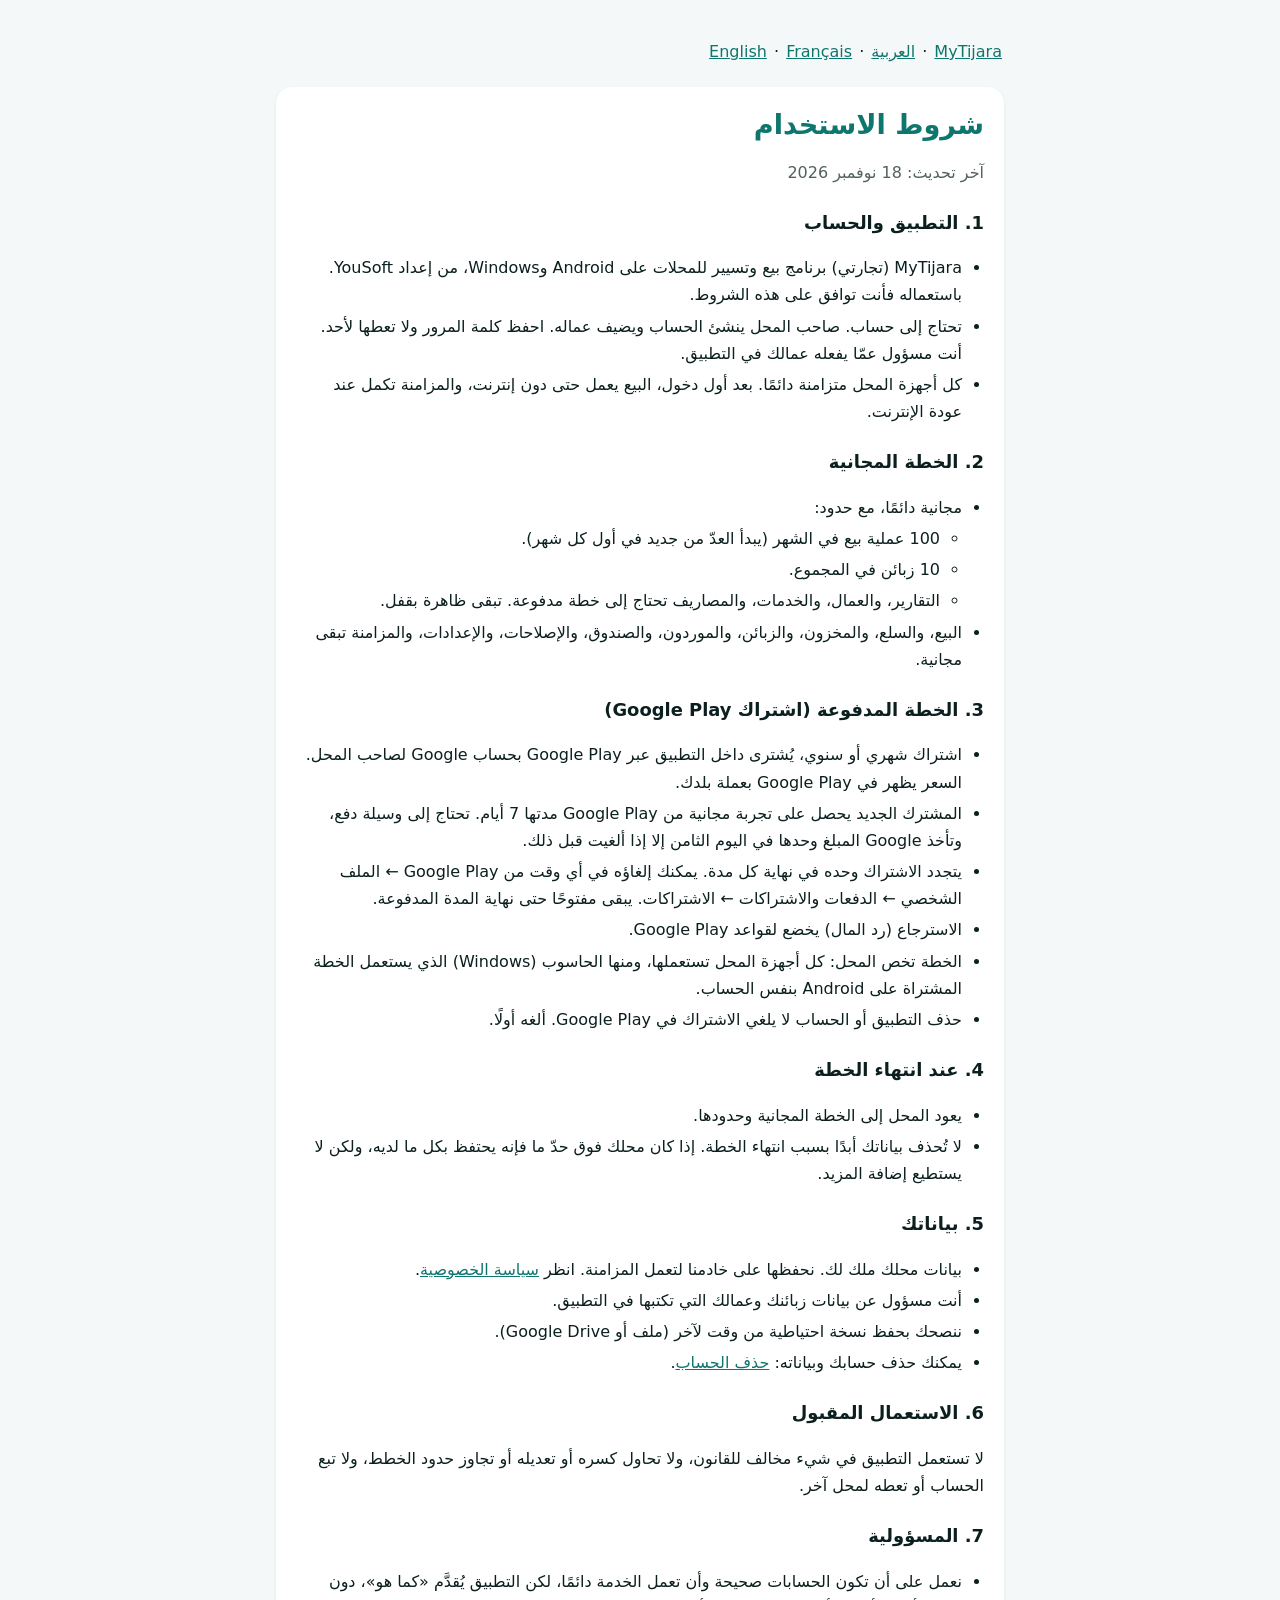
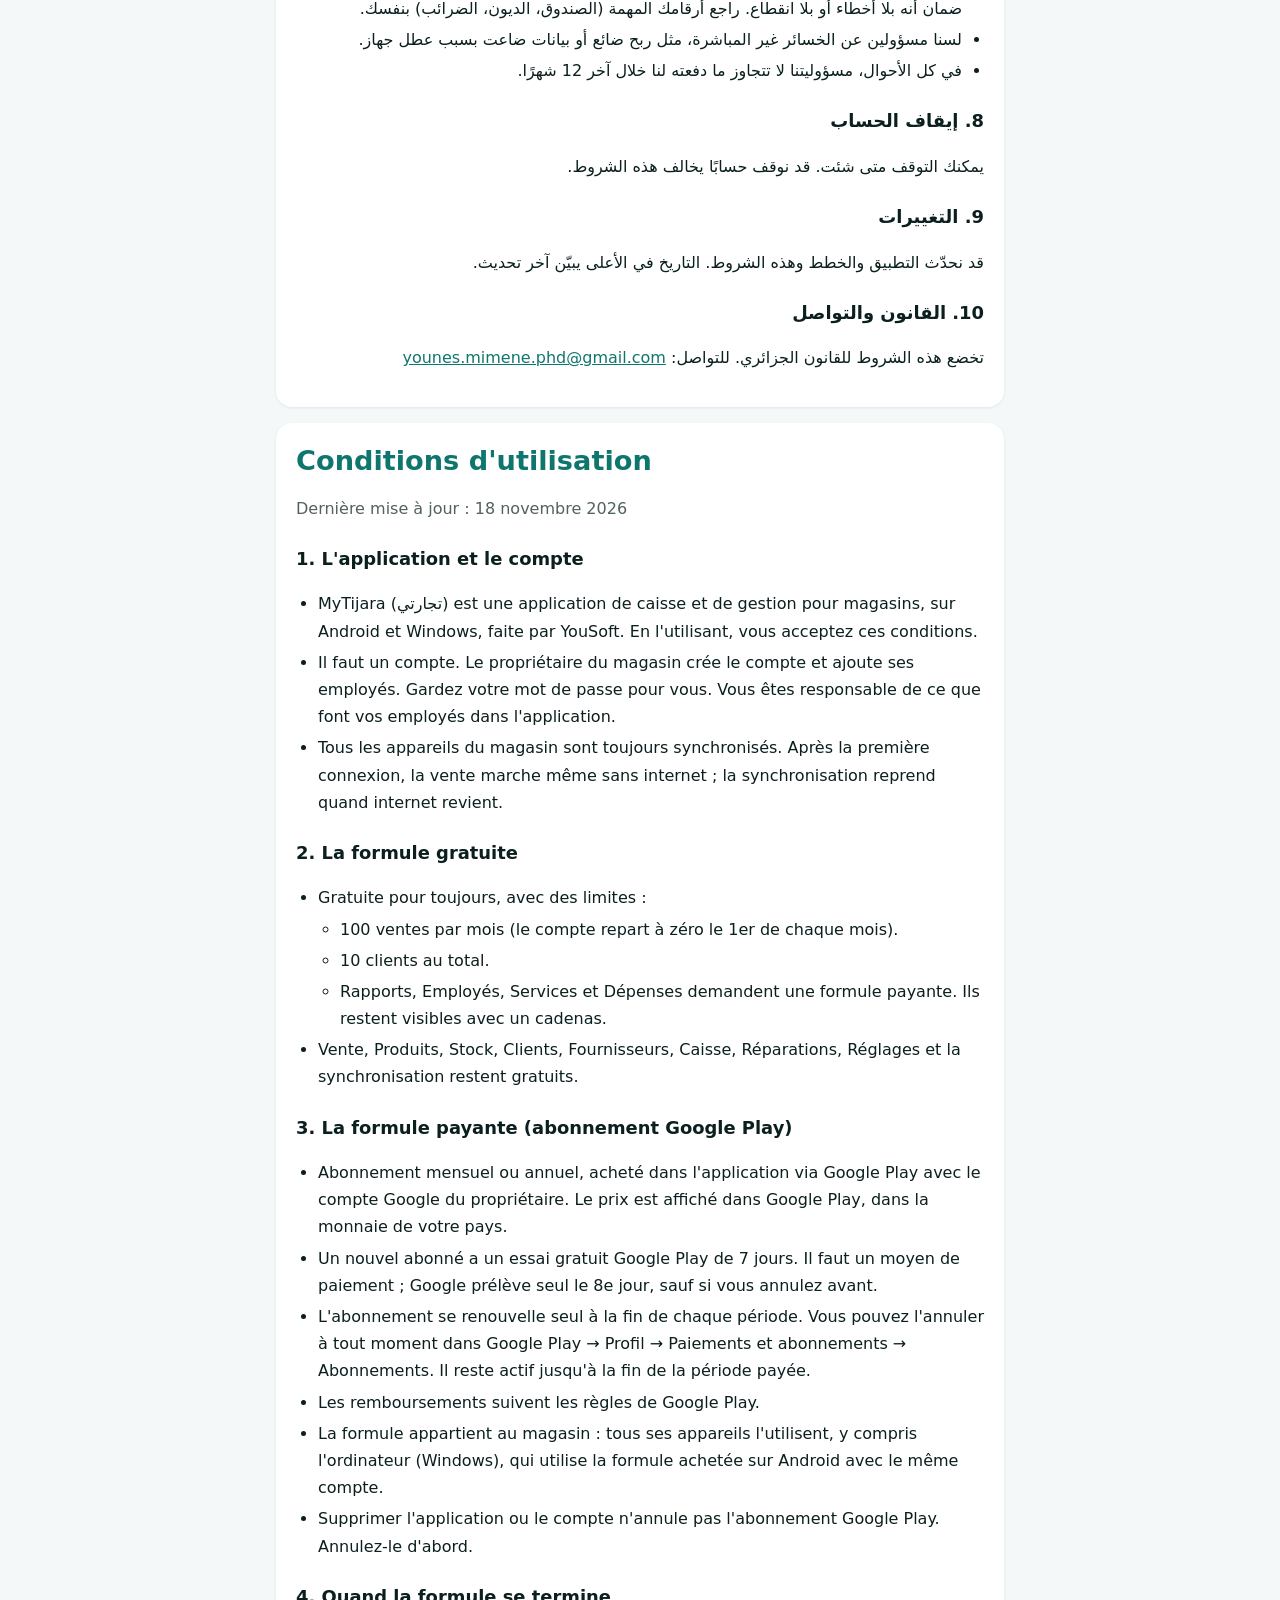
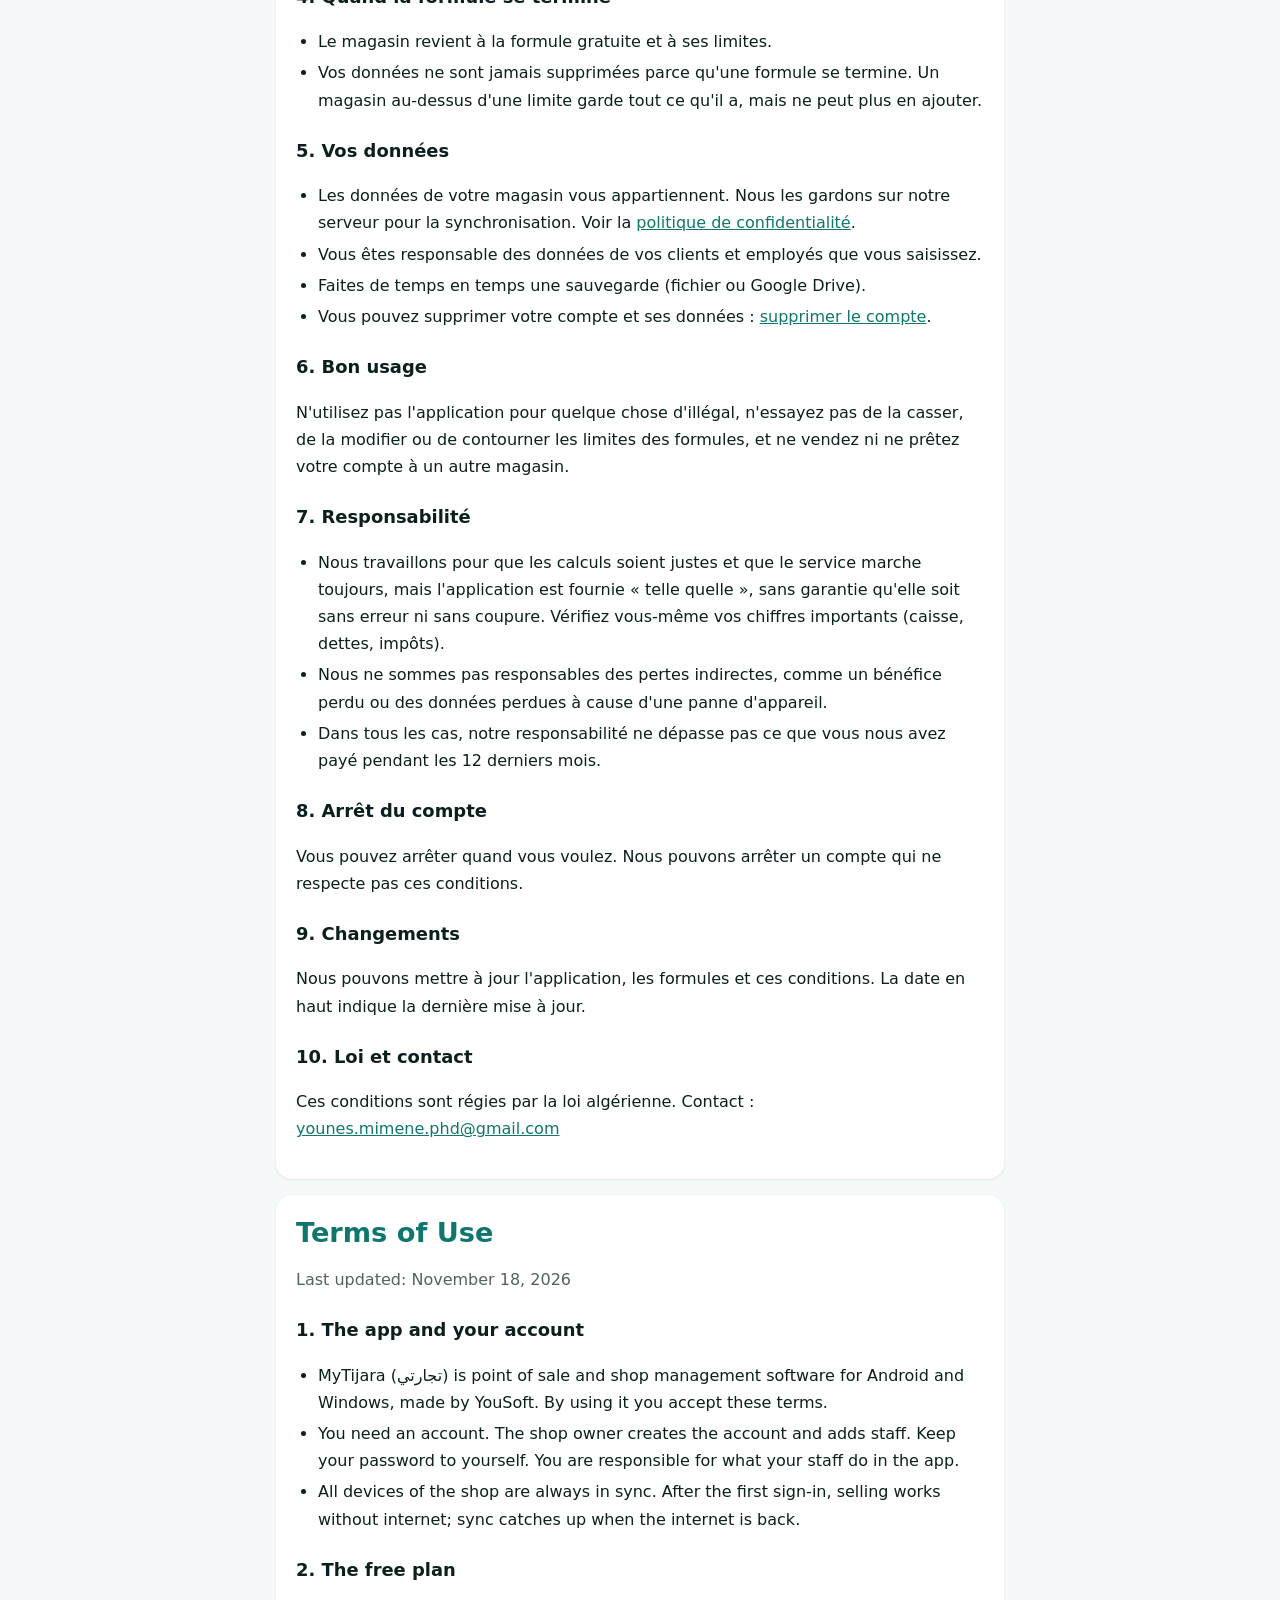
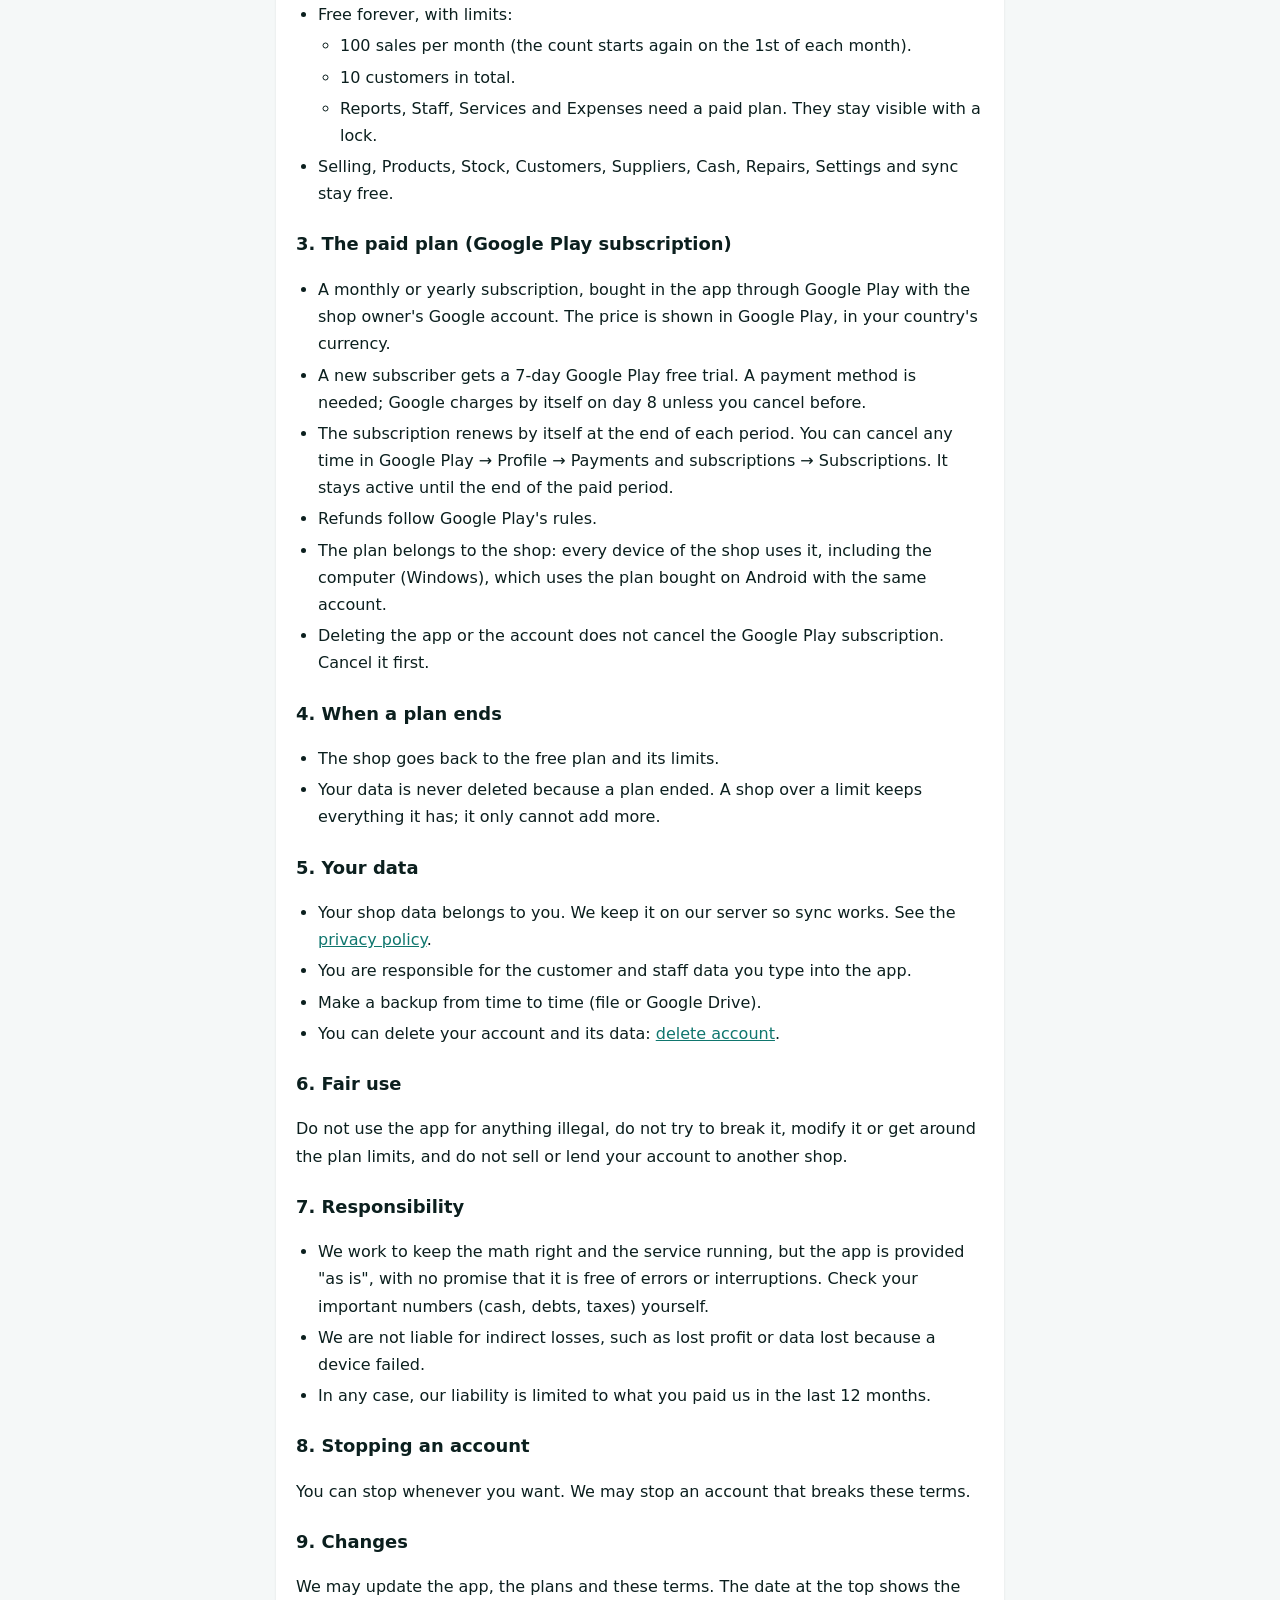
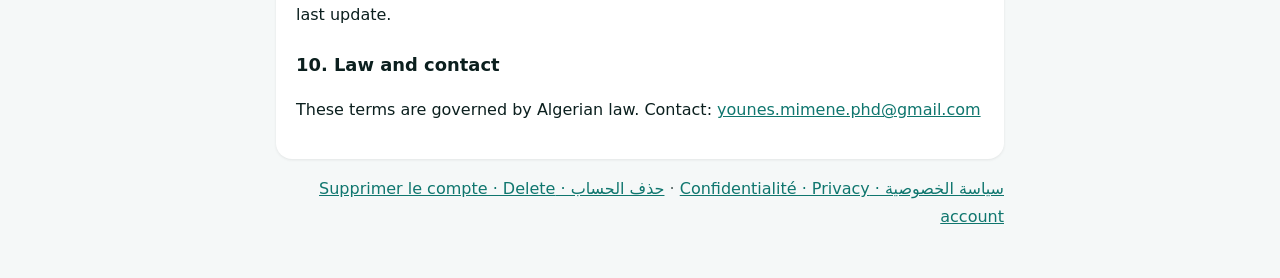
<file: terms.html>
<!doctype html>
<html lang="ar" dir="rtl">
<head>
<meta charset="utf-8">
<meta name="viewport" content="width=device-width, initial-scale=1">
<title>MyTijara — Terms of Use</title>
<meta name="description" content="MyTijara terms of use: account, free plan, Google Play subscription, your data, and limits of responsibility.">
<meta name="referrer" content="no-referrer">
<link rel="stylesheet" href="legal.css">
</head>
<body>
<main>
  <p class="top"><a href="./">MyTijara</a> · <a href="#ar">العربية</a> · <a href="#fr">Français</a> · <a href="#en">English</a></p>

  <!-- ===================== العربية ===================== -->
  <section class="card" id="ar">
    <h1>شروط الاستخدام</h1>
    <p class="muted">آخر تحديث: 18 نوفمبر 2026</p>

    <h2>1. التطبيق والحساب</h2>
    <ul>
      <li>MyTijara (تجارتي) برنامج بيع وتسيير للمحلات على Android وWindows، من إعداد YouSoft. باستعماله فأنت توافق على هذه الشروط.</li>
      <li>تحتاج إلى حساب. صاحب المحل ينشئ الحساب ويضيف عماله. احفظ كلمة المرور ولا تعطها لأحد. أنت مسؤول عمّا يفعله عمالك في التطبيق.</li>
      <li>كل أجهزة المحل متزامنة دائمًا. بعد أول دخول، البيع يعمل حتى دون إنترنت، والمزامنة تكمل عند عودة الإنترنت.</li>
    </ul>

    <h2>2. الخطة المجانية</h2>
    <ul>
      <li>مجانية دائمًا، مع حدود:
        <ul>
          <li>100 عملية بيع في الشهر (يبدأ العدّ من جديد في أول كل شهر).</li>
          <li>10 زبائن في المجموع.</li>
          <li>التقارير، والعمال، والخدمات، والمصاريف تحتاج إلى خطة مدفوعة. تبقى ظاهرة بقفل.</li>
        </ul>
      </li>
      <li>البيع، والسلع، والمخزون، والزبائن، والموردون، والصندوق، والإصلاحات، والإعدادات، والمزامنة تبقى مجانية.</li>
    </ul>

    <h2>3. الخطة المدفوعة (اشتراك Google Play)</h2>
    <ul>
      <li>اشتراك شهري أو سنوي، يُشترى داخل التطبيق عبر Google Play بحساب Google لصاحب المحل. السعر يظهر في Google Play بعملة بلدك.</li>
      <li>المشترك الجديد يحصل على تجربة مجانية من Google Play مدتها 7 أيام. تحتاج إلى وسيلة دفع، وتأخذ Google المبلغ وحدها في اليوم الثامن إلا إذا ألغيت قبل ذلك.</li>
      <li>يتجدد الاشتراك وحده في نهاية كل مدة. يمكنك إلغاؤه في أي وقت من Google Play ← الملف الشخصي ← الدفعات والاشتراكات ← الاشتراكات. يبقى مفتوحًا حتى نهاية المدة المدفوعة.</li>
      <li>الاسترجاع (رد المال) يخضع لقواعد Google Play.</li>
      <li>الخطة تخص المحل: كل أجهزة المحل تستعملها، ومنها الحاسوب (Windows) الذي يستعمل الخطة المشتراة على Android بنفس الحساب.</li>
      <li>حذف التطبيق أو الحساب لا يلغي الاشتراك في Google Play. ألغه أولًا.</li>
    </ul>

    <h2>4. عند انتهاء الخطة</h2>
    <ul>
      <li>يعود المحل إلى الخطة المجانية وحدودها.</li>
      <li>لا تُحذف بياناتك أبدًا بسبب انتهاء الخطة. إذا كان محلك فوق حدّ ما فإنه يحتفظ بكل ما لديه، ولكن لا يستطيع إضافة المزيد.</li>
    </ul>

    <h2>5. بياناتك</h2>
    <ul>
      <li>بيانات محلك ملك لك. نحفظها على خادمنا لتعمل المزامنة. انظر <a href="privacy.html#ar">سياسة الخصوصية</a>.</li>
      <li>أنت مسؤول عن بيانات زبائنك وعمالك التي تكتبها في التطبيق.</li>
      <li>ننصحك بحفظ نسخة احتياطية من وقت لآخر (ملف أو Google Drive).</li>
      <li>يمكنك حذف حسابك وبياناته: <a href="delete-account.html#ar">حذف الحساب</a>.</li>
    </ul>

    <h2>6. الاستعمال المقبول</h2>
    <p>لا تستعمل التطبيق في شيء مخالف للقانون، ولا تحاول كسره أو تعديله أو تجاوز حدود الخطط، ولا تبع الحساب أو تعطه لمحل آخر.</p>

    <h2>7. المسؤولية</h2>
    <ul>
      <li>نعمل على أن تكون الحسابات صحيحة وأن تعمل الخدمة دائمًا، لكن التطبيق يُقدَّم «كما هو»، دون ضمان أنه بلا أخطاء أو بلا انقطاع. راجع أرقامك المهمة (الصندوق، الديون، الضرائب) بنفسك.</li>
      <li>لسنا مسؤولين عن الخسائر غير المباشرة، مثل ربح ضائع أو بيانات ضاعت بسبب عطل جهاز.</li>
      <li>في كل الأحوال، مسؤوليتنا لا تتجاوز ما دفعته لنا خلال آخر 12 شهرًا.</li>
    </ul>

    <h2>8. إيقاف الحساب</h2>
    <p>يمكنك التوقف متى شئت. قد نوقف حسابًا يخالف هذه الشروط.</p>

    <h2>9. التغييرات</h2>
    <p>قد نحدّث التطبيق والخطط وهذه الشروط. التاريخ في الأعلى يبيّن آخر تحديث.</p>

    <h2>10. القانون والتواصل</h2>
    <p>تخضع هذه الشروط للقانون الجزائري. للتواصل: <a href="mailto:younes.mimene.phd@gmail.com">younes.mimene.phd@gmail.com</a></p>
  </section>

  <!-- ===================== Français ===================== -->
  <section class="card" id="fr" lang="fr" dir="ltr">
    <h1>Conditions d'utilisation</h1>
    <p class="muted">Dernière mise à jour : 18 novembre 2026</p>

    <h2>1. L'application et le compte</h2>
    <ul>
      <li>MyTijara (تجارتي) est une application de caisse et de gestion pour magasins, sur Android et Windows, faite par YouSoft. En l'utilisant, vous acceptez ces conditions.</li>
      <li>Il faut un compte. Le propriétaire du magasin crée le compte et ajoute ses employés. Gardez votre mot de passe pour vous. Vous êtes responsable de ce que font vos employés dans l'application.</li>
      <li>Tous les appareils du magasin sont toujours synchronisés. Après la première connexion, la vente marche même sans internet ; la synchronisation reprend quand internet revient.</li>
    </ul>

    <h2>2. La formule gratuite</h2>
    <ul>
      <li>Gratuite pour toujours, avec des limites :
        <ul>
          <li>100 ventes par mois (le compte repart à zéro le 1er de chaque mois).</li>
          <li>10 clients au total.</li>
          <li>Rapports, Employés, Services et Dépenses demandent une formule payante. Ils restent visibles avec un cadenas.</li>
        </ul>
      </li>
      <li>Vente, Produits, Stock, Clients, Fournisseurs, Caisse, Réparations, Réglages et la synchronisation restent gratuits.</li>
    </ul>

    <h2>3. La formule payante (abonnement Google Play)</h2>
    <ul>
      <li>Abonnement mensuel ou annuel, acheté dans l'application via Google Play avec le compte Google du propriétaire. Le prix est affiché dans Google Play, dans la monnaie de votre pays.</li>
      <li>Un nouvel abonné a un essai gratuit Google Play de 7 jours. Il faut un moyen de paiement ; Google prélève seul le 8e jour, sauf si vous annulez avant.</li>
      <li>L'abonnement se renouvelle seul à la fin de chaque période. Vous pouvez l'annuler à tout moment dans Google Play → Profil → Paiements et abonnements → Abonnements. Il reste actif jusqu'à la fin de la période payée.</li>
      <li>Les remboursements suivent les règles de Google Play.</li>
      <li>La formule appartient au magasin : tous ses appareils l'utilisent, y compris l'ordinateur (Windows), qui utilise la formule achetée sur Android avec le même compte.</li>
      <li>Supprimer l'application ou le compte n'annule pas l'abonnement Google Play. Annulez-le d'abord.</li>
    </ul>

    <h2>4. Quand la formule se termine</h2>
    <ul>
      <li>Le magasin revient à la formule gratuite et à ses limites.</li>
      <li>Vos données ne sont jamais supprimées parce qu'une formule se termine. Un magasin au-dessus d'une limite garde tout ce qu'il a, mais ne peut plus en ajouter.</li>
    </ul>

    <h2>5. Vos données</h2>
    <ul>
      <li>Les données de votre magasin vous appartiennent. Nous les gardons sur notre serveur pour la synchronisation. Voir la <a href="privacy.html#fr">politique de confidentialité</a>.</li>
      <li>Vous êtes responsable des données de vos clients et employés que vous saisissez.</li>
      <li>Faites de temps en temps une sauvegarde (fichier ou Google Drive).</li>
      <li>Vous pouvez supprimer votre compte et ses données : <a href="delete-account.html#fr">supprimer le compte</a>.</li>
    </ul>

    <h2>6. Bon usage</h2>
    <p>N'utilisez pas l'application pour quelque chose d'illégal, n'essayez pas de la casser, de la modifier ou de contourner les limites des formules, et ne vendez ni ne prêtez votre compte à un autre magasin.</p>

    <h2>7. Responsabilité</h2>
    <ul>
      <li>Nous travaillons pour que les calculs soient justes et que le service marche toujours, mais l'application est fournie « telle quelle », sans garantie qu'elle soit sans erreur ni sans coupure. Vérifiez vous-même vos chiffres importants (caisse, dettes, impôts).</li>
      <li>Nous ne sommes pas responsables des pertes indirectes, comme un bénéfice perdu ou des données perdues à cause d'une panne d'appareil.</li>
      <li>Dans tous les cas, notre responsabilité ne dépasse pas ce que vous nous avez payé pendant les 12 derniers mois.</li>
    </ul>

    <h2>8. Arrêt du compte</h2>
    <p>Vous pouvez arrêter quand vous voulez. Nous pouvons arrêter un compte qui ne respecte pas ces conditions.</p>

    <h2>9. Changements</h2>
    <p>Nous pouvons mettre à jour l'application, les formules et ces conditions. La date en haut indique la dernière mise à jour.</p>

    <h2>10. Loi et contact</h2>
    <p>Ces conditions sont régies par la loi algérienne. Contact : <a href="mailto:younes.mimene.phd@gmail.com">younes.mimene.phd@gmail.com</a></p>
  </section>

  <!-- ===================== English ===================== -->
  <section class="card" id="en" lang="en" dir="ltr">
    <h1>Terms of Use</h1>
    <p class="muted">Last updated: November 18, 2026</p>

    <h2>1. The app and your account</h2>
    <ul>
      <li>MyTijara (تجارتي) is point of sale and shop management software for Android and Windows, made by YouSoft. By using it you accept these terms.</li>
      <li>You need an account. The shop owner creates the account and adds staff. Keep your password to yourself. You are responsible for what your staff do in the app.</li>
      <li>All devices of the shop are always in sync. After the first sign-in, selling works without internet; sync catches up when the internet is back.</li>
    </ul>

    <h2>2. The free plan</h2>
    <ul>
      <li>Free forever, with limits:
        <ul>
          <li>100 sales per month (the count starts again on the 1st of each month).</li>
          <li>10 customers in total.</li>
          <li>Reports, Staff, Services and Expenses need a paid plan. They stay visible with a lock.</li>
        </ul>
      </li>
      <li>Selling, Products, Stock, Customers, Suppliers, Cash, Repairs, Settings and sync stay free.</li>
    </ul>

    <h2>3. The paid plan (Google Play subscription)</h2>
    <ul>
      <li>A monthly or yearly subscription, bought in the app through Google Play with the shop owner's Google account. The price is shown in Google Play, in your country's currency.</li>
      <li>A new subscriber gets a 7-day Google Play free trial. A payment method is needed; Google charges by itself on day 8 unless you cancel before.</li>
      <li>The subscription renews by itself at the end of each period. You can cancel any time in Google Play → Profile → Payments and subscriptions → Subscriptions. It stays active until the end of the paid period.</li>
      <li>Refunds follow Google Play's rules.</li>
      <li>The plan belongs to the shop: every device of the shop uses it, including the computer (Windows), which uses the plan bought on Android with the same account.</li>
      <li>Deleting the app or the account does not cancel the Google Play subscription. Cancel it first.</li>
    </ul>

    <h2>4. When a plan ends</h2>
    <ul>
      <li>The shop goes back to the free plan and its limits.</li>
      <li>Your data is never deleted because a plan ended. A shop over a limit keeps everything it has; it only cannot add more.</li>
    </ul>

    <h2>5. Your data</h2>
    <ul>
      <li>Your shop data belongs to you. We keep it on our server so sync works. See the <a href="privacy.html#en">privacy policy</a>.</li>
      <li>You are responsible for the customer and staff data you type into the app.</li>
      <li>Make a backup from time to time (file or Google Drive).</li>
      <li>You can delete your account and its data: <a href="delete-account.html#en">delete account</a>.</li>
    </ul>

    <h2>6. Fair use</h2>
    <p>Do not use the app for anything illegal, do not try to break it, modify it or get around the plan limits, and do not sell or lend your account to another shop.</p>

    <h2>7. Responsibility</h2>
    <ul>
      <li>We work to keep the math right and the service running, but the app is provided "as is", with no promise that it is free of errors or interruptions. Check your important numbers (cash, debts, taxes) yourself.</li>
      <li>We are not liable for indirect losses, such as lost profit or data lost because a device failed.</li>
      <li>In any case, our liability is limited to what you paid us in the last 12 months.</li>
    </ul>

    <h2>8. Stopping an account</h2>
    <p>You can stop whenever you want. We may stop an account that breaks these terms.</p>

    <h2>9. Changes</h2>
    <p>We may update the app, the plans and these terms. The date at the top shows the last update.</p>

    <h2>10. Law and contact</h2>
    <p>These terms are governed by Algerian law. Contact: <a href="mailto:younes.mimene.phd@gmail.com">younes.mimene.phd@gmail.com</a></p>
  </section>

  <p class="muted"><a href="privacy.html">سياسة الخصوصية · Confidentialité · Privacy</a> · <a href="delete-account.html">حذف الحساب · Supprimer le compte · Delete account</a></p>
</main>
</body>
</html>
</file>
<file: legal.css>
/* Shared look for MyTijara's privacy, terms, delete-account, pricing and
   windows pages. Same colors as index.html. No external fonts or trackers. */
:root { --main:#0F766E; --link:#F59E0B; --ink:#0B1F1E; --muted:#51625f; --bg:#f5f8f8; --card:#ffffff; --line:#dde6e5; }
@media (prefers-color-scheme: dark) {
  :root { --main:#2dd4bf; --ink:#e6f0ef; --muted:#9fb3b0; --bg:#0b1414; --card:#132020; --line:#22403d; }
}
* { box-sizing:border-box; }
html { -webkit-text-size-adjust:100%; }
body { margin:0; font-family: system-ui, "Segoe UI", Tahoma, Arial, sans-serif; background:var(--bg); color:var(--ink); line-height:1.7; }
main { max-width:760px; margin:0 auto; padding:32px 16px; }
h1 { color:var(--main); margin:0 0 4px; font-size:1.7rem; line-height:1.3; }
h2 { font-size:1.12rem; margin:22px 0 6px; }
a { color:var(--main); }
.top { margin:0 0 8px; }
.top a { display:inline-block; padding:6px 2px; }
.card { background:var(--card); border-radius:16px; padding:20px; margin:16px 0; box-shadow:0 1px 3px rgba(0,0,0,.08); overflow-wrap:anywhere; }
.muted { color:var(--muted); }
ul, ol { padding-inline-start:22px; }
li { margin:4px 0; }
.path { font-weight:600; }
.btn { display:inline-block; background:var(--main); color:#fff; text-decoration:none; padding:12px 18px; border-radius:12px; margin:6px 0; font-weight:600; min-height:48px; }
@media (prefers-color-scheme: dark) { .btn { color:#06201d; } }
.note { border-inline-start:4px solid var(--link); padding:8px 12px; background:rgba(245,158,11,.08); border-radius:8px; }
.req p { margin:8px 0; }
.req hr { border:0; border-top:1px solid var(--line); margin:14px 0; }
.plans { display:grid; gap:12px; grid-template-columns:repeat(auto-fit, minmax(220px, 1fr)); margin:12px 0; }
.plan { border:1px solid var(--line); border-radius:12px; padding:14px; }
.plan h3 { margin:0 0 4px; font-size:1.05rem; color:var(--main); }
.plan ul { margin:6px 0 0; }
.soon { display:inline-block; background:var(--main); color:#fff; padding:6px 14px; border-radius:999px; font-weight:600; }
@media (prefers-color-scheme: dark) { .soon { color:#06201d; } }
[lang=fr], [lang=en] { direction:ltr; text-align:left; }
</file>
